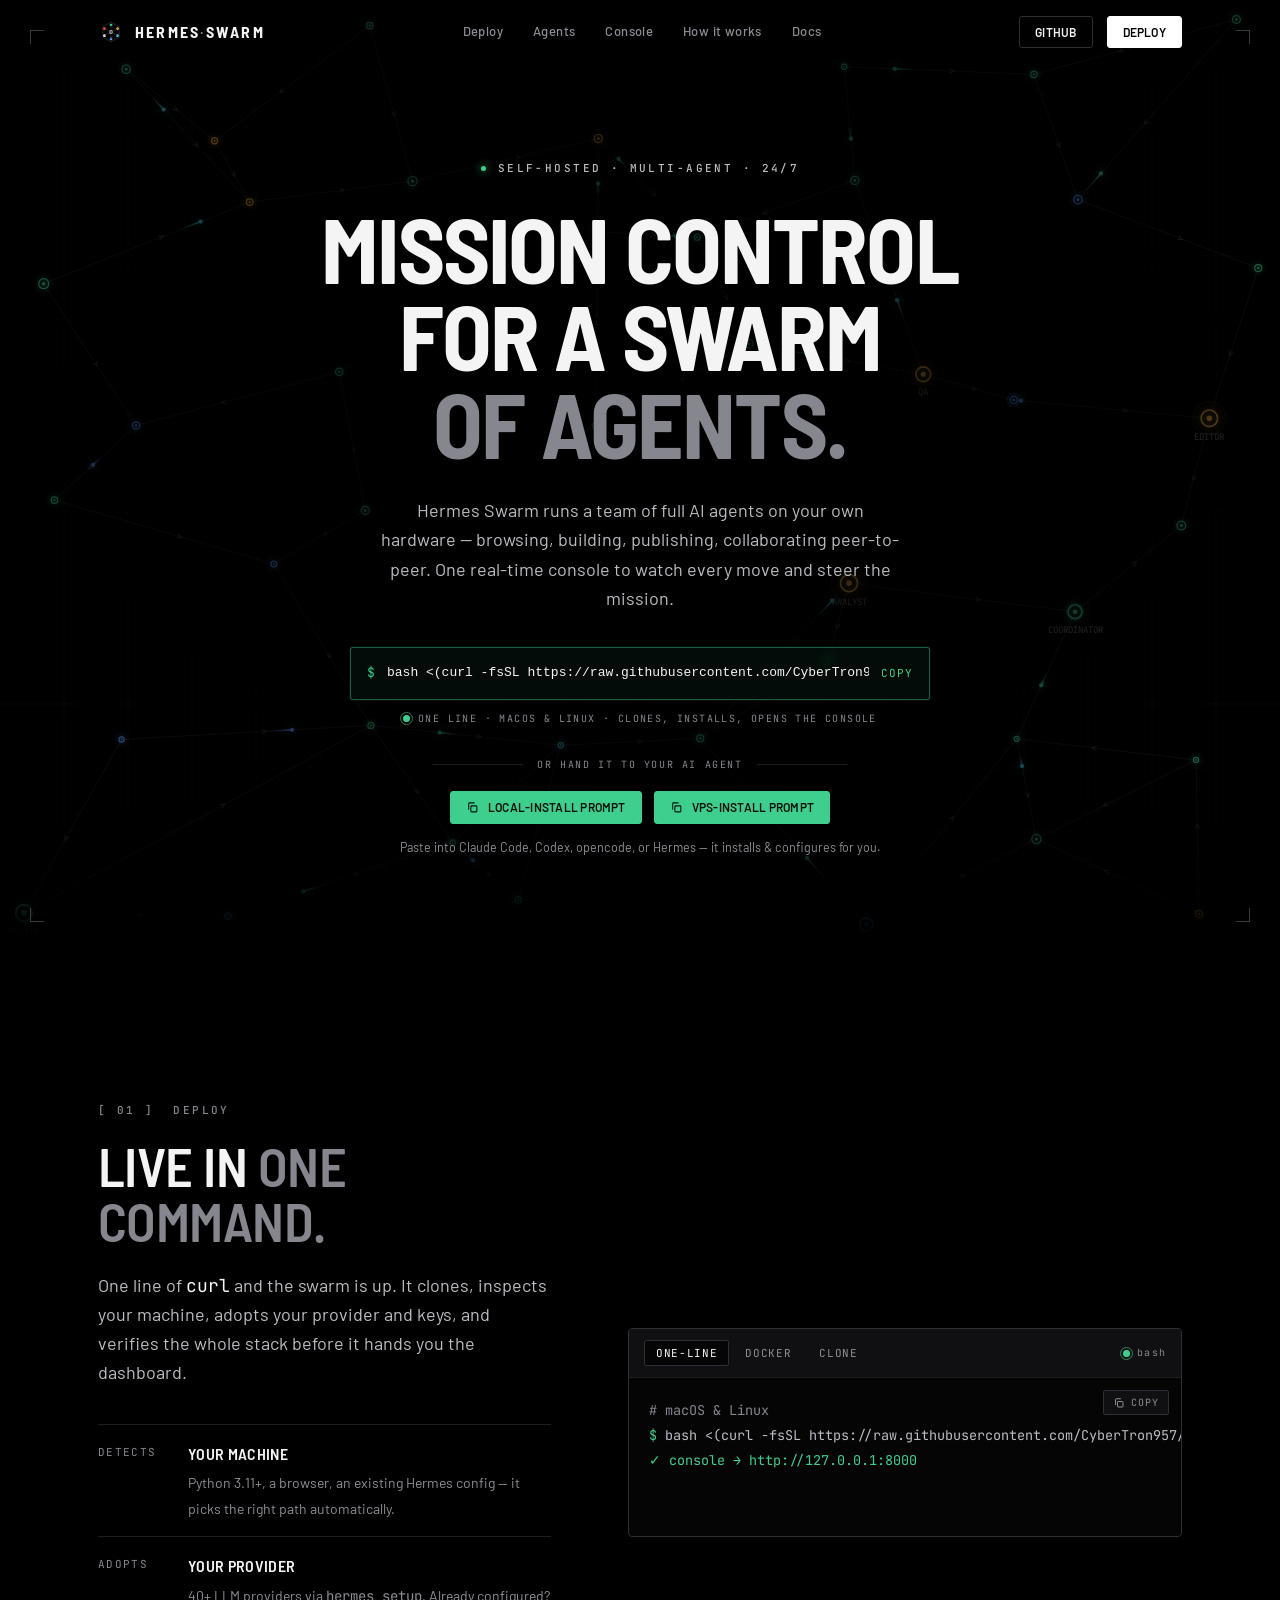
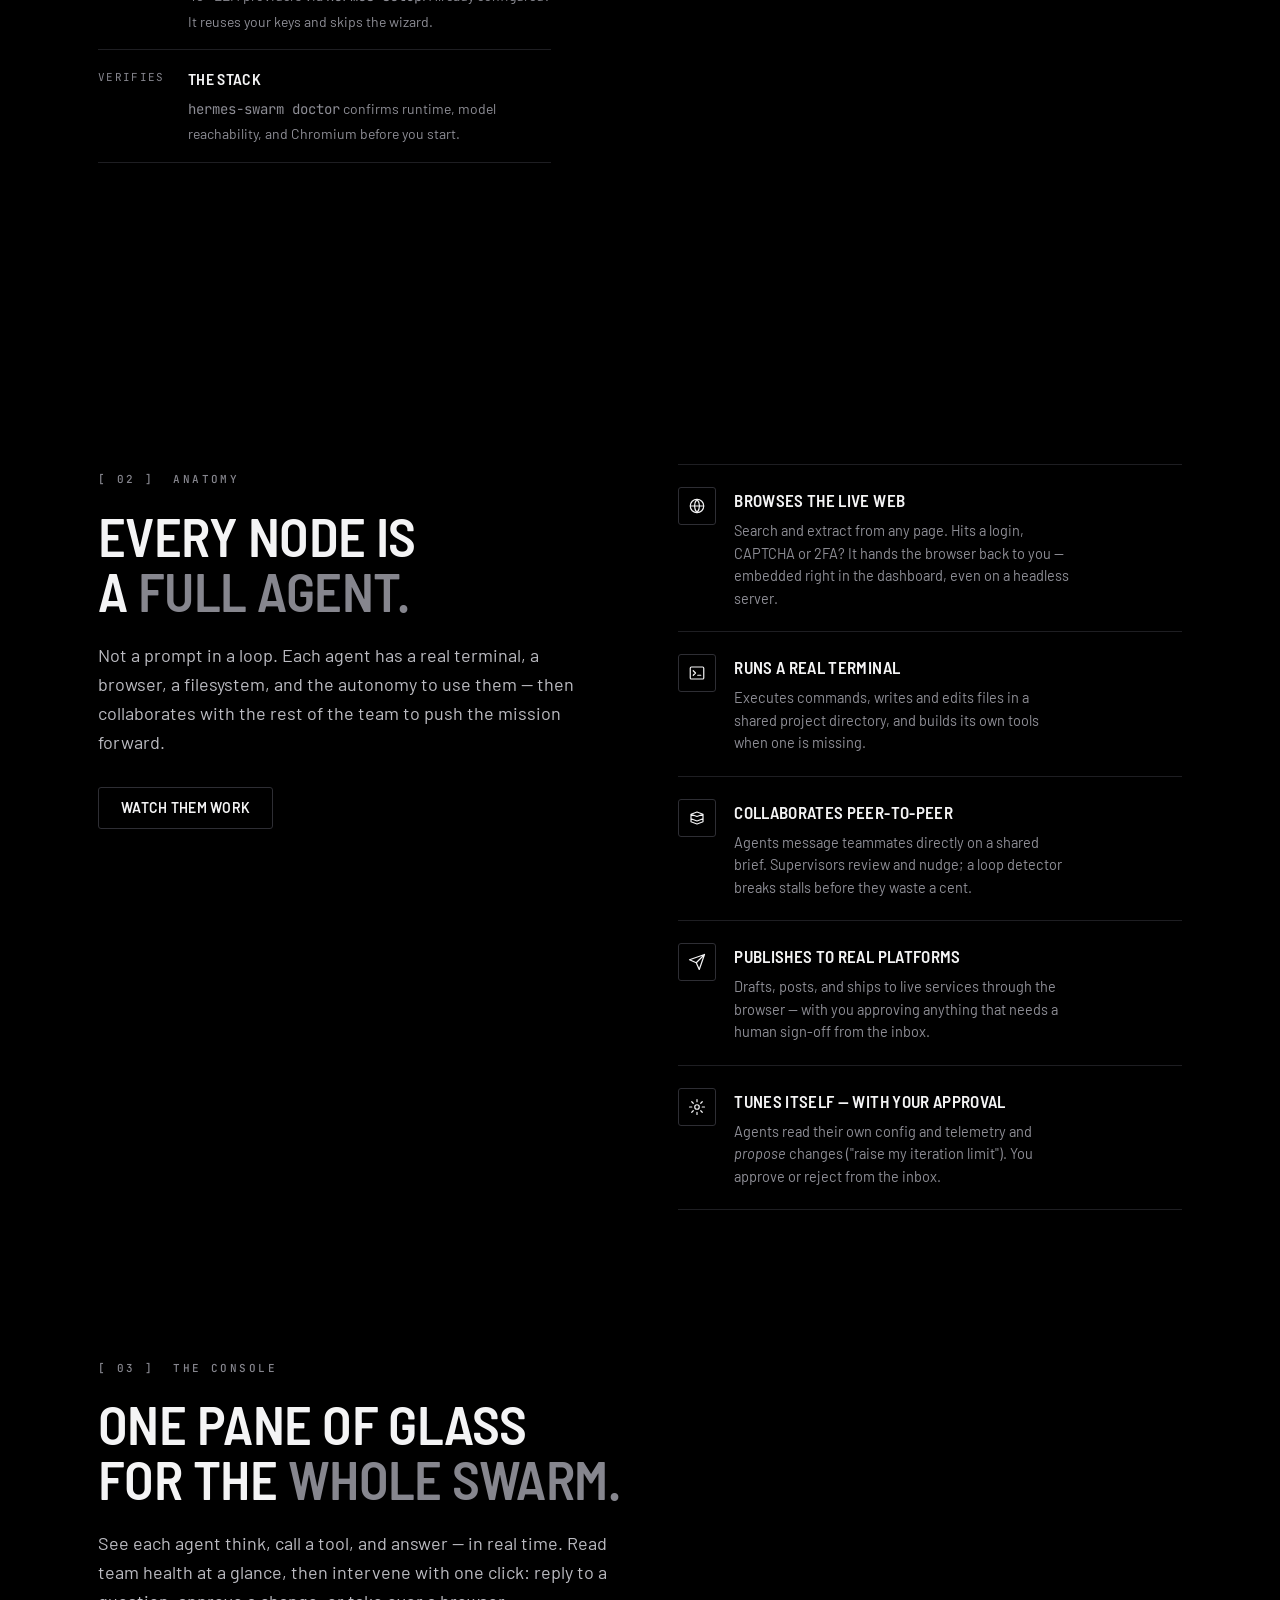
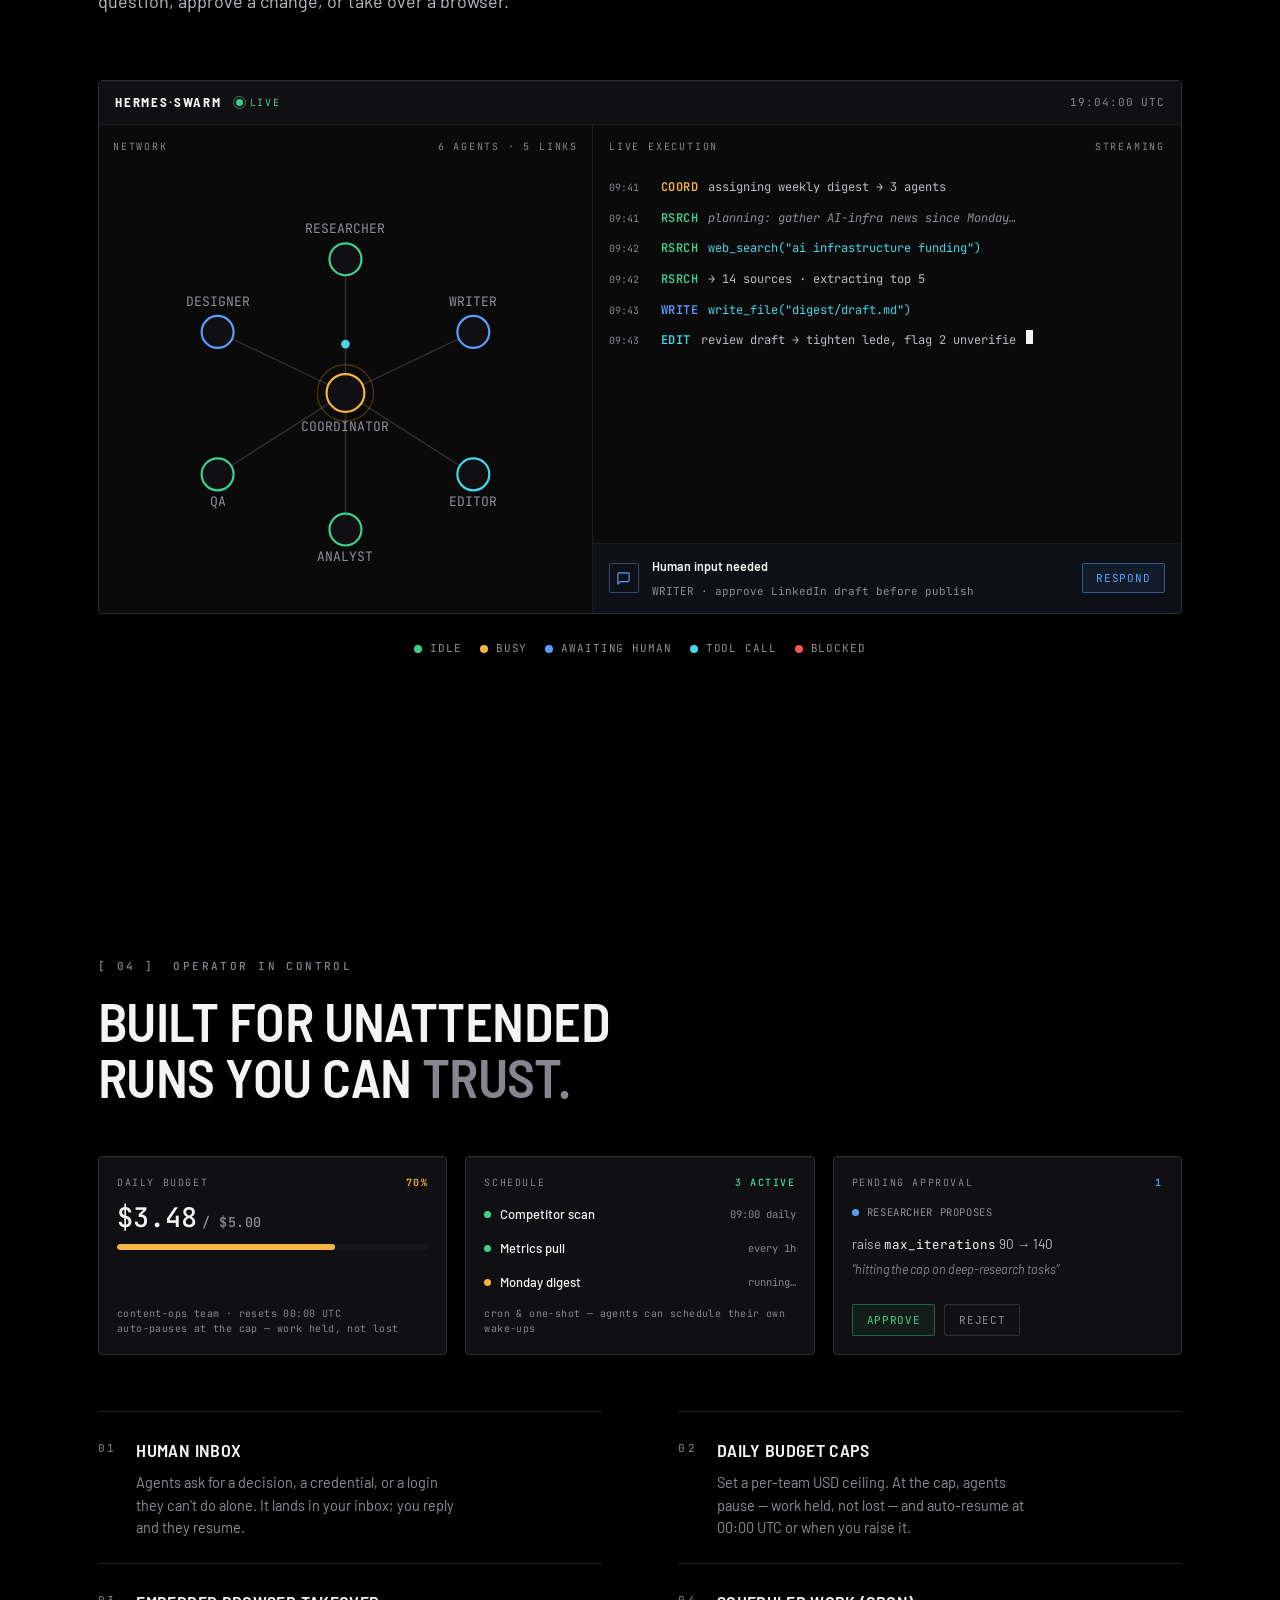
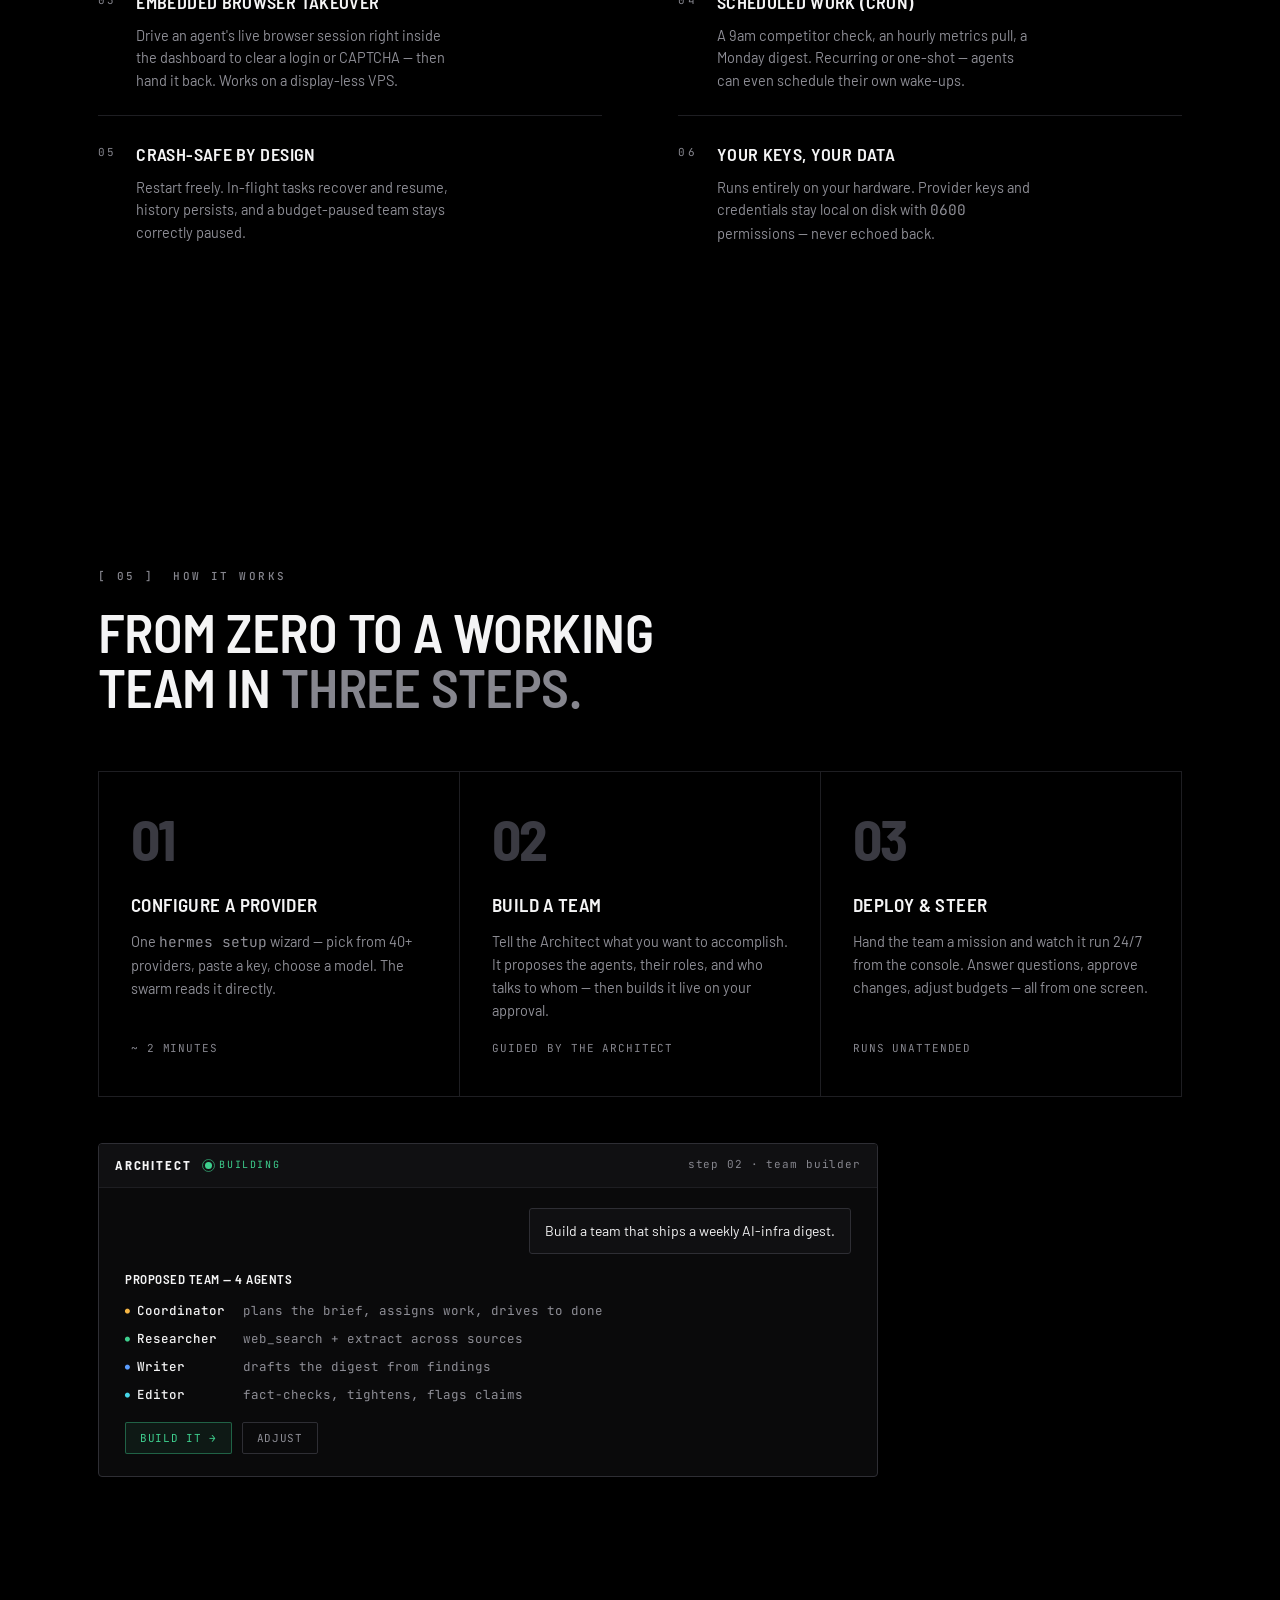
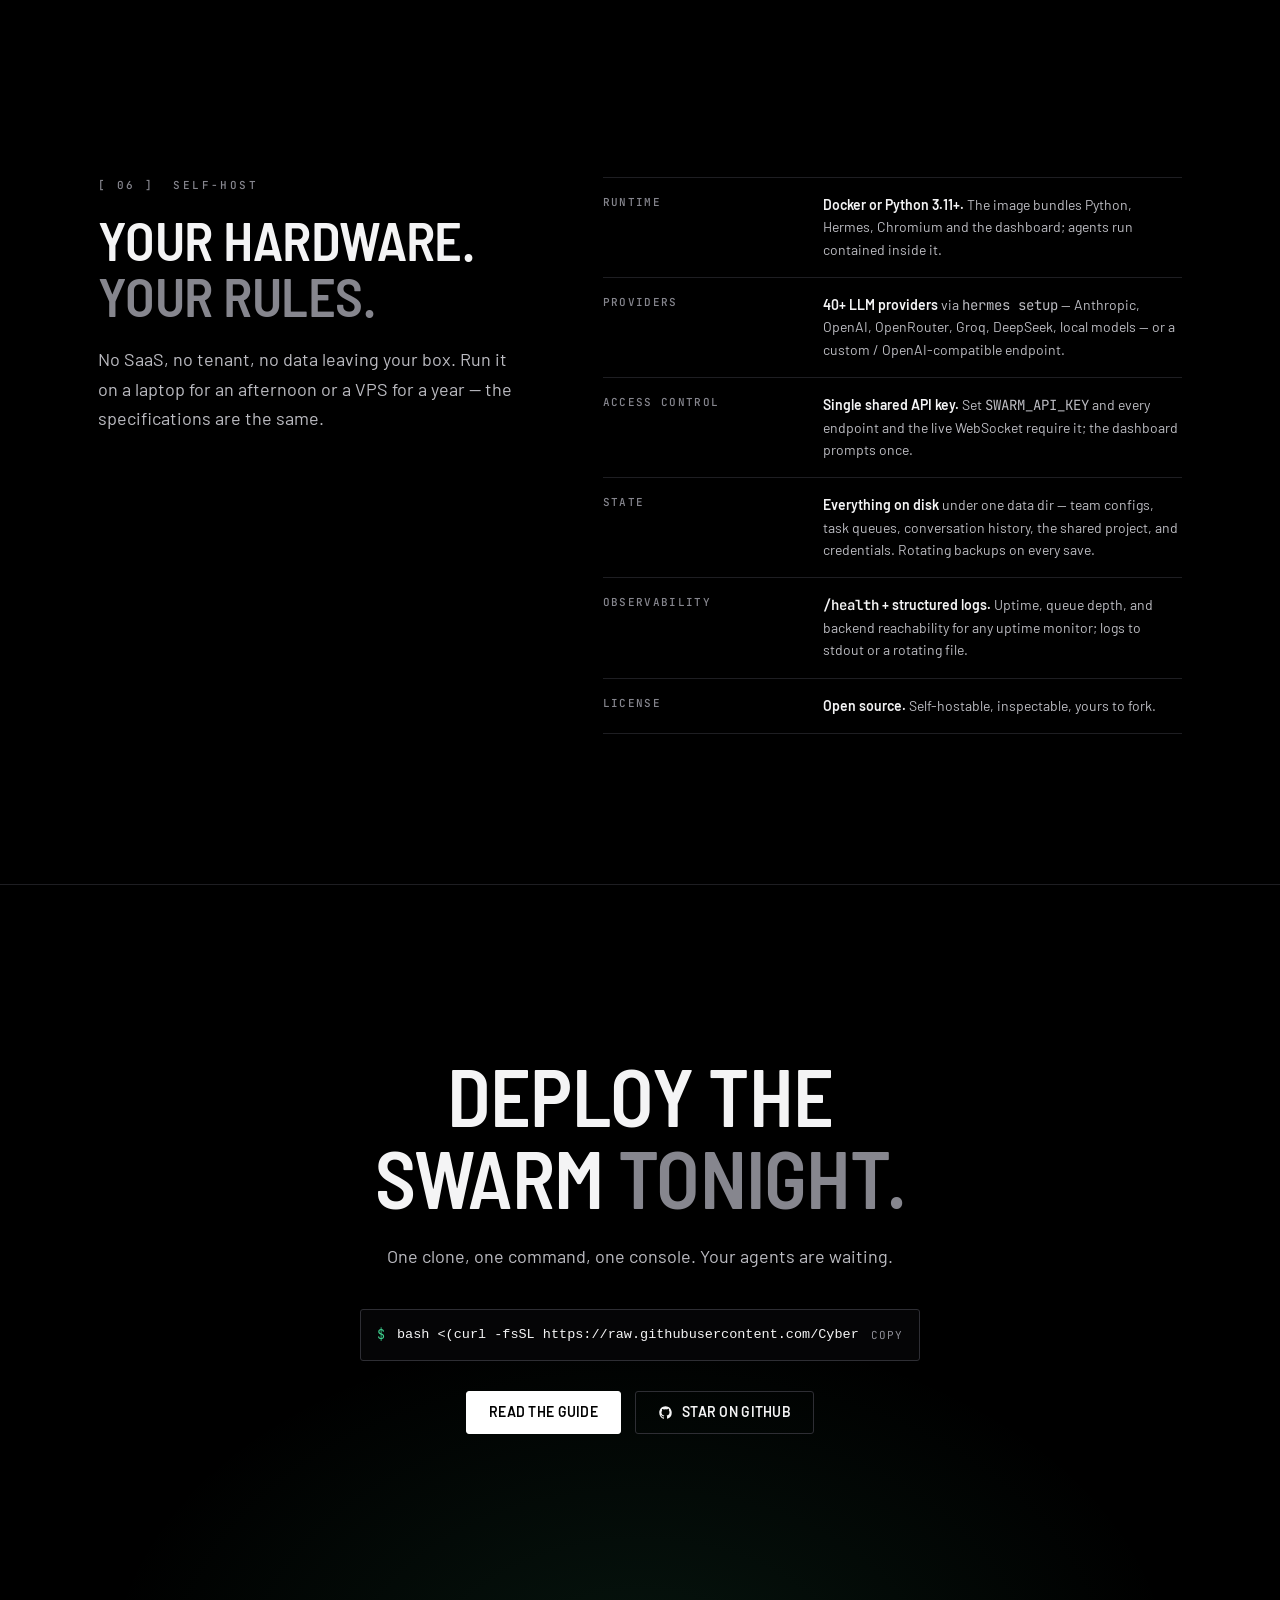
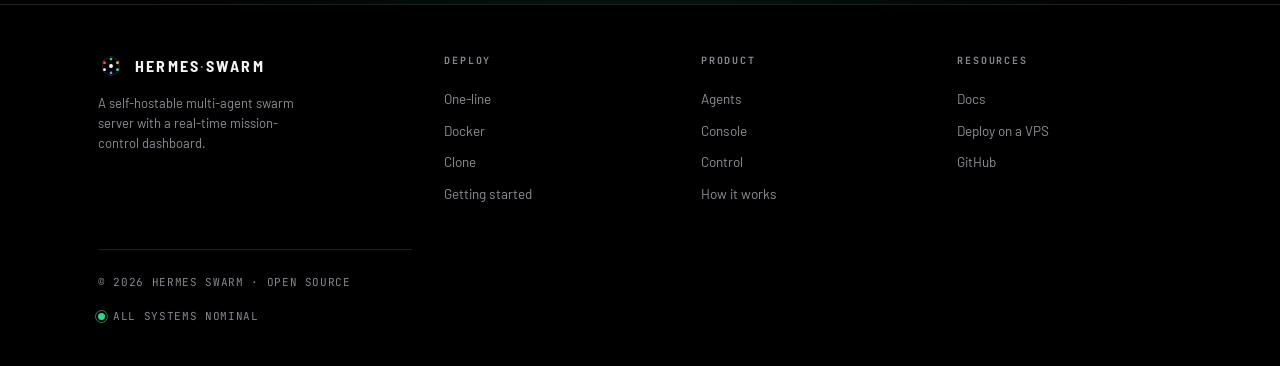
<file: landing/index.html>
<!DOCTYPE html>
<html lang="en" class="no-js">
<head>
<meta charset="UTF-8">
<meta name="viewport" content="width=device-width, initial-scale=1.0">
<title>Hermes Swarm — Mission control for a swarm of agents</title>
<meta name="description" content="A self-hostable team of full AI agents that collaborate 24/7 on your own hardware — browsing, building, publishing — and one real-time console to command them.">

<!-- Favicons -->
<link rel="icon" href="favicon.svg" type="image/svg+xml">
<link rel="icon" href="favicon-32.png" sizes="32x32" type="image/png">
<link rel="apple-touch-icon" href="apple-touch-icon.png">
<meta name="theme-color" content="#000000">

<!-- Open Graph / social share cards (absolute urls required by social scrapers). -->
<meta property="og:type" content="website">
<meta property="og:site_name" content="Hermes Swarm">
<meta property="og:title" content="Hermes Swarm — Mission control for a swarm of agents">
<meta property="og:description" content="A self-hostable team of full AI agents that browse, build & publish 24/7 on your own hardware — one real-time console to command them.">
<meta property="og:image" content="https://missioncontrol.lunalabs-ai.com/og-image.png">
<meta property="og:image:width" content="1200">
<meta property="og:image:height" content="630">
<meta property="og:image:alt" content="Hermes Swarm — mission control for a swarm of agents">
<meta property="og:url" content="https://missioncontrol.lunalabs-ai.com/">
<meta name="twitter:card" content="summary_large_image">
<meta name="twitter:title" content="Hermes Swarm — Mission control for a swarm of agents">
<meta name="twitter:description" content="A self-hostable team of full AI agents that browse, build & publish 24/7 on your own hardware — one real-time console to command them.">
<meta name="twitter:image" content="https://missioncontrol.lunalabs-ai.com/og-image.png">

<link rel="preconnect" href="https://fonts.googleapis.com">
<link rel="preconnect" href="https://fonts.gstatic.com" crossorigin>
<link href="https://fonts.googleapis.com/css2?family=Barlow:wght@400;500;600;700&family=Barlow+Semi+Condensed:wght@500;600;700&family=JetBrains+Mono:wght@400;500;600&display=swap" rel="stylesheet">
<style>
/* ============================================================
   HERMES SWARM — landing page
   Monochrome mission-control system, inherited from the dashboard.
   Pure black canvas, hairline borders, white accent; the only chroma
   is the live status palette (idle/busy/human/tool/danger).
   ============================================================ */
:root{
  --bg:#000000; --bg-raised:#0A0A0B; --bg-card:#101012; --bg-input:#050506; --bg-hover:#18181B;
  --border:#1E1E22; --border-strong:#2E2E34; --border-bright:#3A3A42;
  --text:#F4F4F5; --text-secondary:#BCBCC2; --text-muted:#8E8E96; --text-dim:#86868E;
  --accent:#FFFFFF; --accent-ink:#000000; --accent-soft:rgba(255,255,255,0.06);
  --idle:#3ECF8E; --busy:#F5B544; --human:#5B9DFF; --danger:#F2555A; --tool:#45D6E8;
  --r-sm:2px; --r-md:3px; --r-lg:4px;
  --mono:'JetBrains Mono','SF Mono',Monaco,Consolas,monospace;
  --sans:'Barlow',-apple-system,BlinkMacSystemFont,'Segoe UI',sans-serif;
  --disp:'Barlow Semi Condensed','Barlow',sans-serif;
  --z-nav:100; --z-scrim:1; --z-content:2;
  --ease:cubic-bezier(0.16,1,0.3,1);
  --maxw:1180px;
}
*,*::before,*::after{box-sizing:border-box;margin:0;padding:0}
/* Custom scrollbar styling to match the dark dashboard theme */
::-webkit-scrollbar{width:8px;height:8px}
::-webkit-scrollbar-track{background:transparent}
::-webkit-scrollbar-thumb{background:var(--border-strong);border:2px solid transparent;background-clip:padding-box}
::-webkit-scrollbar-thumb:hover{background:#4A4A52;background-clip:padding-box}
*{scrollbar-width:thin;scrollbar-color:var(--border-strong) transparent}
html{scroll-behavior:smooth;-webkit-text-size-adjust:100%}
@media (prefers-reduced-motion:reduce){html{scroll-behavior:auto}}
body{
  background:var(--bg);color:var(--text);font-family:var(--sans);
  font-size:16px;line-height:1.6;font-weight:400;
  -webkit-font-smoothing:antialiased;text-rendering:optimizeLegibility;
  overflow-x:hidden;
}
a{color:inherit;text-decoration:none}
::selection{background:var(--accent);color:var(--accent-ink)}
:focus-visible{outline:2px solid var(--accent);outline-offset:3px;border-radius:var(--r-sm)}
img,svg,canvas{display:block;max-width:100%}

/* ---- shared atoms ---------------------------------------- */
.wrap{width:100%;max-width:var(--maxw);margin-inline:auto;padding-inline:clamp(20px,5vw,48px)}
.mono{font-family:var(--mono)}
.label{
  font-family:var(--mono);font-size:11px;font-weight:500;letter-spacing:0.22em;
  text-transform:uppercase;color:var(--text-dim);
}
.rule{height:1px;background:var(--border);border:0;width:100%}
.dim{color:var(--text-muted)}

.btn{
  display:inline-flex;align-items:center;gap:9px;cursor:pointer;
  font-family:var(--sans);font-size:14px;font-weight:600;letter-spacing:0.02em;
  padding:13px 22px;border-radius:var(--r-md);border:1px solid transparent;
  transition:transform .4s var(--ease),background .25s,border-color .25s,color .25s;
  text-transform:uppercase;line-height:1;white-space:nowrap;
}
.btn svg{width:15px;height:15px}
.btn-primary{background:var(--accent);color:var(--accent-ink);border-color:var(--accent)}
.btn-primary:hover{transform:translateY(-2px);background:#fff}
.btn-ghost{background:transparent;color:var(--text);border-color:var(--border-strong)}
.btn-ghost:hover{border-color:var(--border-bright);background:var(--accent-soft);transform:translateY(-2px)}
.btn-sm{padding:9px 15px;font-size:12px}

.livedot{display:inline-block;width:7px;height:7px;border-radius:50%;background:var(--idle);position:relative;flex:none}
.livedot::after{content:"";position:absolute;inset:-3px;border-radius:50%;border:1px solid var(--idle);opacity:.6;animation:ping 2.4s var(--ease) infinite}
@keyframes ping{0%{transform:scale(.6);opacity:.7}80%,100%{transform:scale(2.2);opacity:0}}

/* =========================================================
   NAV
   ========================================================= */
.nav{
  position:fixed;top:0;left:0;right:0;z-index:var(--z-nav);
  height:64px;display:flex;align-items:center;
  border-bottom:1px solid transparent;transition:background .3s,border-color .3s,backdrop-filter .3s;
}
.nav.scrolled{background:rgba(0,0,0,0.72);backdrop-filter:blur(14px) saturate(140%);border-bottom-color:var(--border)}
.nav .wrap{display:flex;align-items:center;justify-content:space-between;gap:24px}
.brand{display:flex;align-items:center;gap:11px;flex:none}
.brand .mark{width:26px;height:26px;flex:none}
.brand .wordmark{font-family:var(--disp);font-weight:700;font-size:16px;letter-spacing:0.14em;text-transform:uppercase}
.brand .wordmark span{color:var(--text-dim);font-weight:500}
.nav-links{display:flex;align-items:center;gap:30px}
.nav-links a{font-size:13px;font-weight:500;color:var(--text-muted);letter-spacing:0.03em;transition:color .2s;position:relative}
.nav-links a:hover{color:var(--text)}
.nav-cta{display:flex;align-items:center;gap:14px}
@media (max-width:860px){.nav-links{display:none}.nav-cta .btn-ghost{display:none}}

/* =========================================================
   HERO
   ========================================================= */
.hero{position:relative;min-height:100svh;display:flex;flex-direction:column;justify-content:center;overflow:hidden;padding-top:64px}
#swarm{position:absolute;inset:0;width:100%;height:100%;z-index:0}
.hero-scrim{position:absolute;inset:0;z-index:var(--z-scrim);pointer-events:none;
  background:
    radial-gradient(115% 85% at 50% 46%,rgba(0,0,0,.88) 0%,rgba(0,0,0,.7) 38%,rgba(0,0,0,.32) 62%,transparent 82%),
    linear-gradient(0deg,var(--bg) 1%,transparent 26%,transparent 74%,rgba(0,0,0,.65) 100%);
}
@media (max-width:760px){
  .hero-scrim{background:linear-gradient(0deg,var(--bg) 4%,rgba(0,0,0,.55) 42%,rgba(0,0,0,.72) 100%)}
  #swarm{opacity:.42}
}
/* HUD registration marks */
.hud{position:absolute;inset:clamp(16px,3vw,30px);z-index:var(--z-scrim);pointer-events:none;color:var(--border-bright)}
.hud i{position:absolute;width:14px;height:14px;border:0 solid currentColor}
.hud i.tl{top:0;left:0;border-top-width:1px;border-left-width:1px}
.hud i.tr{top:0;right:0;border-top-width:1px;border-right-width:1px}
.hud i.bl{bottom:0;left:0;border-bottom-width:1px;border-left-width:1px}
.hud i.br{bottom:0;right:0;border-bottom-width:1px;border-right-width:1px}

.hero-inner{position:relative;z-index:var(--z-content);flex:1;display:flex;flex-direction:column;
  align-items:center;justify-content:center;text-align:center;padding-block:96px}
.hero-kicker{display:flex;align-items:center;justify-content:center;gap:12px;margin-bottom:26px}
.hero-kicker .label{color:var(--text-secondary)}
.hero-kicker .sep{width:5px;height:5px;background:var(--idle);border-radius:50%;box-shadow:0 0 8px var(--idle)}
h1.hero-title{
  font-family:var(--disp);font-weight:700;text-transform:uppercase;
  font-size:clamp(2.6rem,7.2vw,5.7rem);line-height:0.96;letter-spacing:-0.02em;
  text-wrap:balance;max-width:18ch;margin-inline:auto;
}
h1.hero-title .ln{display:block;overflow:hidden}
h1.hero-title em{font-style:normal;color:var(--text-dim)}
.hero-sub{margin:30px auto 0;max-width:52ch;font-size:clamp(15px,1.7vw,18px);color:var(--text-secondary);line-height:1.62}
.hero-actions{margin-top:34px;display:flex;flex-wrap:wrap;justify-content:center;gap:14px}

/* =========================================================
   GENERIC SECTION
   ========================================================= */
section{position:relative}
.sec{padding-block:clamp(80px,12vw,150px)}
.sec-head{max-width:62ch}
.sec-head .label{display:block;margin-bottom:18px}
h2{font-family:var(--disp);font-weight:600;text-transform:uppercase;letter-spacing:-0.01em;
  font-size:clamp(1.9rem,4.4vw,3.4rem);line-height:1.02;text-wrap:balance}
h2 em{font-style:normal;color:var(--text-dim)}
.sec-lead{margin-top:22px;font-size:clamp(15px,1.5vw,18px);color:var(--text-secondary);max-width:54ch;line-height:1.62}

/* index marker e.g. "[ 02 ]" */
.ix{font-family:var(--mono);font-size:11px;letter-spacing:0.2em;color:var(--text-dim)}

/* =========================================================
   INSTALL — one command
   ========================================================= */
.install .wrap{display:grid;grid-template-columns:0.9fr 1.1fr;gap:clamp(34px,6vw,80px);align-items:center}
@media (max-width:880px){.install .wrap{grid-template-columns:1fr;gap:40px}}
.term{border:1px solid var(--border-strong);border-radius:var(--r-lg);background:var(--bg-input);overflow:hidden;box-shadow:0 40px 90px -50px rgba(0,0,0,0.9)}
.term-bar{display:flex;align-items:center;gap:14px;padding:11px 15px;border-bottom:1px solid var(--border);background:var(--bg-card)}
.term-tabs{display:flex;gap:4px}
.term-tab{font-family:var(--mono);font-size:11px;letter-spacing:0.06em;color:var(--text-muted);padding:5px 11px;border-radius:var(--r-sm);cursor:pointer;background:transparent;border:1px solid transparent;transition:all .2s;text-transform:uppercase}
.term-tab[aria-selected="true"]{color:var(--text);background:var(--bg-input);border-color:var(--border-strong)}
.term-tab:hover{color:var(--text)}
.term-dot{margin-left:auto;font-family:var(--mono);font-size:10px;color:var(--text-dim);letter-spacing:0.12em;display:flex;align-items:center;gap:7px}
.term-body{padding:20px 20px 22px;font-family:var(--mono);font-size:13.5px;line-height:1.85;min-height:158px;position:relative;overflow-x:auto}
.term-body .ln{white-space:pre;color:var(--text-secondary)}
.term-body .pr{color:var(--idle);user-select:none}
.term-body .cm{color:var(--text-dim)}
.term-body .out{color:var(--text-muted)}
.term-body .ok{color:var(--idle)}
.copy-btn{position:absolute;top:12px;right:12px;font-family:var(--mono);font-size:10px;letter-spacing:0.1em;color:var(--text-muted);background:var(--bg-card);border:1px solid var(--border-strong);border-radius:var(--r-sm);padding:5px 9px;cursor:pointer;text-transform:uppercase;transition:all .2s;display:flex;align-items:center;gap:6px}
.copy-btn:hover{color:var(--text);border-color:var(--border-bright)}
.install-list{list-style:none;display:flex;flex-direction:column}
.install-list li{display:flex;gap:16px;padding:16px 0;border-top:1px solid var(--border)}
.install-list li:last-child{border-bottom:1px solid var(--border)}
.install-list .k{font-family:var(--mono);font-size:11px;color:var(--text-dim);letter-spacing:0.12em;padding-top:3px;flex:none;width:74px}
.install-list .v b{display:block;font-family:var(--disp);font-weight:600;font-size:16px;text-transform:uppercase;letter-spacing:0.02em;margin-bottom:3px}
.install-list .v span{color:var(--text-muted);font-size:14px}

/* =========================================================
   AGENT ANATOMY
   ========================================================= */
.anatomy .wrap{display:grid;grid-template-columns:1fr 1fr;gap:clamp(36px,6vw,90px)}
.anatomy-aside{align-self:start;position:sticky;top:96px}
@media (max-width:880px){.anatomy .wrap{grid-template-columns:1fr;gap:44px}
  .anatomy-aside{position:static;top:auto}}
.spec-list{display:flex;flex-direction:column}
.spec{display:grid;grid-template-columns:auto 1fr;gap:18px;padding:22px 0;border-top:1px solid var(--border);align-items:start}
.spec:last-child{border-bottom:1px solid var(--border)}
.spec-ico{width:38px;height:38px;border:1px solid var(--border-strong);border-radius:var(--r-md);display:grid;place-items:center;color:var(--text);flex:none}
.spec-ico svg{width:18px;height:18px}
.spec h3{font-family:var(--disp);font-weight:600;font-size:17px;text-transform:uppercase;letter-spacing:0.02em;margin-bottom:5px}
.spec p{font-size:14.5px;color:var(--text-muted);line-height:1.55;max-width:42ch}


/* =========================================================
   CONSOLE SHOWCASE
   ========================================================= */
.console-frame{margin-top:clamp(40px,6vw,64px);border:1px solid var(--border-strong);border-radius:var(--r-lg);
  background:var(--bg-raised);overflow:hidden;box-shadow:0 60px 120px -60px rgba(0,0,0,0.95)}
.cf-top{display:flex;align-items:center;gap:14px;padding:11px 16px;border-bottom:1px solid var(--border);background:var(--bg-card)}
.cf-top .brand{gap:9px}.cf-top .wordmark{font-size:13px}
.cf-top .cf-clock{margin-left:auto;font-family:var(--mono);font-size:11px;color:var(--text-dim);letter-spacing:0.08em;font-variant-numeric:tabular-nums}
.cf-top .cf-live{font-family:var(--mono);font-size:10px;letter-spacing:0.16em;color:var(--idle);text-transform:uppercase;display:flex;align-items:center;gap:7px}
.cf-grid{display:grid;grid-template-columns:1.05fr 1.25fr;min-height:380px}
@media (max-width:820px){.cf-grid{grid-template-columns:1fr}}
.cf-net{position:relative;border-right:1px solid var(--border);padding:14px;min-height:300px}
@media (max-width:820px){.cf-net{border-right:0;border-bottom:1px solid var(--border)}}
.cf-panel-label{font-family:var(--mono);font-size:10px;letter-spacing:0.18em;text-transform:uppercase;color:var(--text-dim);margin-bottom:8px;display:flex;align-items:center;justify-content:space-between}
.cf-net svg{width:100%;height:100%;min-height:300px}
.cf-feed{display:flex;flex-direction:column}
.cf-feed-body{flex:1;padding:14px 16px;font-family:var(--mono);font-size:12px;line-height:1.8;overflow:hidden;display:flex;flex-direction:column;gap:9px}
.fl{display:flex;gap:10px;align-items:baseline}
.fl .who{flex:none;font-weight:600;letter-spacing:0.04em}
.fl .t{color:var(--text-dim);font-size:10px;flex:none;width:42px}
.fl .msg{color:var(--text-secondary)}
.fl.tool .msg{color:var(--tool)}
.fl.think .msg{color:var(--text-muted);font-style:italic}
.who.coord{color:var(--busy)}.who.res{color:var(--idle)}.who.write{color:var(--human)}.who.edit{color:var(--tool)}
.cursor{display:inline-block;width:7px;height:14px;background:var(--text);vertical-align:text-bottom;animation:blink 1.1s step-end infinite}
@keyframes blink{50%{opacity:0}}
.cf-inbox{border-top:1px solid var(--border);padding:12px 16px;display:flex;align-items:center;gap:13px;background:rgba(91,157,255,0.05)}
.cf-inbox .ib-ico{width:30px;height:30px;border-radius:var(--r-sm);border:1px solid rgba(91,157,255,0.4);color:var(--human);display:grid;place-items:center;flex:none}
.cf-inbox .ib-ico svg{width:15px;height:15px}
.cf-inbox .ib-txt{flex:1;min-width:0}
.cf-inbox .ib-txt b{font-size:12.5px;font-weight:600;display:block}
.cf-inbox .ib-txt span{font-size:11px;color:var(--text-muted);font-family:var(--mono)}
.cf-inbox .ib-btn{font-family:var(--mono);font-size:11px;text-transform:uppercase;letter-spacing:0.08em;color:var(--human);border:1px solid rgba(91,157,255,0.45);background:rgba(91,157,255,0.08);border-radius:var(--r-sm);padding:7px 13px;cursor:pointer;flex:none;transition:all .2s}
.cf-inbox .ib-btn:hover{background:rgba(91,157,255,0.16)}

.legend{display:flex;flex-wrap:wrap;gap:18px;margin-top:26px;justify-content:center}
.legend span{display:flex;align-items:center;gap:8px;font-family:var(--mono);font-size:11px;letter-spacing:0.08em;text-transform:uppercase;color:var(--text-muted)}
.legend i{width:8px;height:8px;border-radius:50%;flex:none}

/* =========================================================
   FEATURE LEDGER
   ========================================================= */
.ledger{display:grid;grid-template-columns:1fr 1fr;gap:0 clamp(40px,6vw,80px);margin-top:clamp(34px,5vw,56px)}
@media (max-width:760px){.ledger{grid-template-columns:1fr}}
.lrow{display:grid;grid-template-columns:auto 1fr;gap:20px;padding:24px 0;border-top:1px solid var(--border);align-items:start}
.lrow .ix{padding-top:4px}
.lrow h3{font-family:var(--disp);font-weight:600;font-size:18px;text-transform:uppercase;letter-spacing:0.02em;margin-bottom:7px}
.lrow p{font-size:14.5px;color:var(--text-muted);line-height:1.55;max-width:40ch}

/* =========================================================
   HOW IT WORKS — 3-step sequence
   ========================================================= */
.flow{display:grid;grid-template-columns:repeat(3,1fr);gap:1px;background:var(--border);margin-top:clamp(34px,5vw,56px);border:1px solid var(--border)}
@media (max-width:760px){.flow{grid-template-columns:1fr}}
.step{background:var(--bg);padding:clamp(26px,3vw,40px) clamp(22px,2.5vw,34px);min-height:230px;display:flex;flex-direction:column}
.step .num{font-family:var(--disp);font-weight:700;font-size:clamp(2.4rem,5vw,3.6rem);line-height:1;color:var(--border-bright);letter-spacing:-0.03em;transition:color .5s}
.step:hover .num{color:var(--text)}
.step h3{font-family:var(--disp);font-weight:600;font-size:19px;text-transform:uppercase;letter-spacing:0.02em;margin:22px 0 10px}
.step p{font-size:14.5px;color:var(--text-muted);line-height:1.58}
.step .tag{margin-top:auto;padding-top:18px;font-family:var(--mono);font-size:11px;color:var(--text-dim);letter-spacing:0.08em}

/* =========================================================
   SPEC SHEET — self host / trust
   ========================================================= */
.trust .wrap{display:grid;grid-template-columns:0.85fr 1.15fr;gap:clamp(34px,6vw,80px);align-items:start}
@media (max-width:880px){.trust .wrap{grid-template-columns:1fr;gap:40px}}
.spectable{width:100%;border-collapse:collapse;font-size:14px}
.spectable tr{border-top:1px solid var(--border)}
.spectable tr:last-child{border-bottom:1px solid var(--border)}
.spectable th{text-align:left;font-family:var(--mono);font-weight:500;font-size:11px;letter-spacing:0.12em;text-transform:uppercase;color:var(--text-dim);padding:16px 24px 16px 0;vertical-align:top;width:38%;white-space:nowrap}
.spectable td{padding:16px 0;color:var(--text-secondary);vertical-align:top}
.spectable td b{color:var(--text);font-weight:600}

/* =========================================================
   FINAL CTA
   ========================================================= */
.cta{position:relative;overflow:hidden;border-top:1px solid var(--border)}
.cta .wrap{padding-block:clamp(90px,14vw,170px);text-align:center;position:relative;z-index:2}
.cta h2{font-size:clamp(2.4rem,7vw,5rem);max-width:18ch;margin-inline:auto}
.cta .sec-lead{margin-inline:auto;margin-top:24px}
.cta-cmd{margin:38px auto 30px;max-width:560px;display:flex;align-items:center;gap:12px;border:1px solid var(--border-strong);border-radius:var(--r-md);background:var(--bg-input);padding:14px 16px;font-family:var(--mono);font-size:13.5px;text-align:left}
.cta-cmd .pr{color:var(--idle);user-select:none}
.cta-cmd code{flex:1;color:var(--text);white-space:nowrap;overflow-x:auto;scrollbar-width:none}
.cta-cmd code::-webkit-scrollbar{display:none}
.cta-cmd .copy-inline{cursor:pointer;color:var(--text-muted);background:none;border:0;font-family:var(--mono);font-size:11px;letter-spacing:0.08em;text-transform:uppercase;flex:none;transition:color .2s}
.cta-cmd .copy-inline:hover{color:var(--text)}
.cta-actions{display:flex;gap:14px;justify-content:center;flex-wrap:wrap}
.cta-glow{position:absolute;inset:0;z-index:1;pointer-events:none;
  background:radial-gradient(60% 70% at 50% 110%,rgba(62,207,142,0.10),transparent 70%)}

/* =========================================================
   FOOTER
   ========================================================= */
footer{border-top:1px solid var(--border);padding-block:48px 40px}
footer .wrap{display:grid;grid-template-columns:1.4fr 1fr 1fr 1fr;gap:32px}
@media (max-width:760px){footer .wrap{grid-template-columns:1fr 1fr}}
.foot-brand{display:flex;flex-direction:column;gap:14px}
.foot-brand p{font-size:13px;color:var(--text-muted);max-width:30ch;line-height:1.55}
.foot-col h4{font-family:var(--mono);font-size:10px;letter-spacing:0.18em;text-transform:uppercase;color:var(--text-dim);margin-bottom:14px}
.foot-col a{display:block;font-size:13.5px;color:var(--text-muted);padding:5px 0;transition:color .2s}
.foot-col a:hover{color:var(--text)}
.foot-bottom{border-top:1px solid var(--border);margin-top:40px;padding-top:24px;display:flex;justify-content:space-between;gap:16px;flex-wrap:wrap;
  font-family:var(--mono);font-size:11px;color:var(--text-dim);letter-spacing:0.06em}

/* =========================================================
   MOTION — reveals. Visible by default; only the .js-anim
   root (added by JS) opts elements into the animated entrance,
   so no-JS / headless renders ship fully visible.
   ========================================================= */
.js-anim .reveal{opacity:0;transform:translateY(22px);transition:opacity .8s var(--ease),transform .8s var(--ease)}
.js-anim .reveal.in{opacity:1;transform:none}
.js-anim .reveal[data-d="1"]{transition-delay:.08s}
.js-anim .reveal[data-d="2"]{transition-delay:.16s}
.js-anim .reveal[data-d="3"]{transition-delay:.24s}
.js-anim .reveal[data-d="4"]{transition-delay:.32s}
.js-anim .hero-line{transform:translateY(105%);transition:transform 1s var(--ease)}
.js-anim .hero-line.in{transform:none}
@media (prefers-reduced-motion:reduce){
  .js-anim .reveal,.js-anim .hero-line{opacity:1!important;transform:none!important;transition:none!important}
  .livedot::after{animation:none}.cursor{animation:none}
}

/* =========================================================
   HERO COMMAND + PRODUCT MOCKS (control deck, architect)
   ========================================================= */
.hero-cmd{margin:34px auto 0;max-width:min(580px,100%);display:flex;align-items:center;gap:12px;
  border:1px solid rgba(62,207,142,0.42);border-radius:var(--r-md);background:rgba(62,207,142,0.06);
  backdrop-filter:blur(6px);padding:15px 16px;font-family:var(--mono);font-size:13px;
  box-shadow:0 0 0 1px rgba(62,207,142,0.08),0 30px 70px -44px rgba(62,207,142,0.5)}
.hero-cmd .pr{color:var(--idle);user-select:none}
.hero-cmd code{flex:1;color:var(--text);white-space:nowrap;overflow-x:auto;scrollbar-width:none;text-align:left}
.hero-cmd code::-webkit-scrollbar{display:none}
.hero-cmd .cmd-os{font-family:var(--mono);font-size:10px;letter-spacing:0.14em;color:var(--text-dim);
  text-transform:uppercase;margin-top:11px;display:flex;align-items:center;gap:8px}
.copy-inline{cursor:pointer;color:var(--idle);background:none;border:0;font-family:var(--mono);
  font-size:11px;letter-spacing:0.08em;text-transform:uppercase;flex:none;transition:color .2s}
.copy-inline:hover{color:#6fe6b3}

/* hero — "hand it to your AI agent" prompt copy buttons */
.hero-prompts{margin:30px auto 0;max-width:min(580px,100%)}
.hero-or{display:flex;align-items:center;justify-content:center;gap:14px;margin-bottom:18px;
  font-family:var(--mono);font-size:10px;letter-spacing:0.16em;text-transform:uppercase;color:var(--text-dim)}
.hero-or::before,.hero-or::after{content:"";flex:1;max-width:90px;height:1px;background:var(--border)}
.hero-prompts .hp-btns{display:flex;flex-wrap:wrap;justify-content:center;gap:12px}
.hero-prompts .hp-foot{display:block;margin-top:14px;font-size:12.5px;line-height:1.5;color:var(--text-muted)}
/* green "go" fill for the install-prompt buttons — the centered colour focus */
.btn-go{background:var(--idle);color:#03130B;border-color:var(--idle);font-weight:600}
.btn-go:hover{background:#54e0a1;border-color:#54e0a1;transform:translateY(-2px)}
.btn-go svg{width:13px;height:13px}
.btn-go.copied{background:#03130B;color:var(--idle)}

/* control deck — live dashboard cards */
.deck{display:grid;grid-template-columns:repeat(3,1fr);gap:18px;margin:clamp(32px,5vw,52px) 0 6px}
@media (max-width:880px){.deck{grid-template-columns:1fr}}
.dcard{border:1px solid var(--border-strong);border-radius:var(--r-lg);background:var(--bg-card);
  padding:18px;display:flex;flex-direction:column;gap:13px;min-height:190px}
.dcard-h{display:flex;align-items:center;justify-content:space-between;font-family:var(--mono);
  font-size:10px;letter-spacing:0.16em;text-transform:uppercase;color:var(--text-dim)}
.dcard-h .tag{font-weight:600}
.tag.busy{color:var(--busy)}.tag.human{color:var(--human)}.tag.idle{color:var(--idle)}
.bigval{font-family:var(--mono);font-size:27px;font-weight:500;color:var(--text);font-variant-numeric:tabular-nums;line-height:1}
.bigval small{font-size:.5em;color:var(--text-muted);margin-left:5px;letter-spacing:0.04em}
.meter{height:6px;border-radius:3px;background:var(--bg-hover);overflow:hidden}
.meter i{display:block;height:100%;border-radius:3px}
.dcard-foot{font-family:var(--mono);font-size:10px;color:var(--text-dim);letter-spacing:0.04em;line-height:1.5;margin-top:auto}
.crow{display:flex;align-items:center;gap:9px;font-size:13px;color:var(--text-secondary)}
.crow b{font-weight:500;color:var(--text);flex:1}
.crow .cnext{font-family:var(--mono);font-size:10.5px;color:var(--text-dim)}
.cdot{width:7px;height:7px;border-radius:50%;flex:none}
.cdot.idle{background:var(--idle)}.cdot.busy{background:var(--busy)}.cdot.human{background:var(--human)}
.appr-who{display:flex;align-items:center;gap:8px;font-family:var(--mono);font-size:10.5px;letter-spacing:0.06em;color:var(--text-muted);text-transform:uppercase}
.appr-what{font-size:13.5px;color:var(--text-secondary);line-height:1.5}
.appr-what code{font-family:var(--mono);color:var(--text);font-size:12.5px}
.appr-what span{display:block;color:var(--text-dim);font-style:italic;margin-top:5px;font-size:12.5px}
.appr-btns{display:flex;gap:9px;margin-top:auto}
.ap-yes,.ap-no{font-family:var(--mono);font-size:11px;text-transform:uppercase;letter-spacing:0.06em;border-radius:var(--r-sm);padding:8px 14px;cursor:pointer;border:1px solid;transition:all .2s}
.ap-yes{color:var(--idle);border-color:rgba(62,207,142,0.4);background:rgba(62,207,142,0.08)}
.ap-yes:hover{background:rgba(62,207,142,0.16)}
.ap-no{color:var(--text-muted);border-color:var(--border-strong);background:transparent}
.ap-no:hover{color:var(--text);border-color:var(--border-bright)}

/* architect — team-builder mock */
.archcard{margin-top:clamp(30px,4vw,46px);border:1px solid var(--border-strong);border-radius:var(--r-lg);
  background:var(--bg-raised);overflow:hidden;box-shadow:0 50px 100px -60px rgba(0,0,0,0.9);max-width:780px}
.arch-body{padding:20px clamp(16px,3vw,26px) 22px;display:flex;flex-direction:column;gap:15px}
.arch-msg{font-size:14px;line-height:1.6;max-width:92%}
.arch-msg.you{align-self:flex-end;background:var(--bg-card);border:1px solid var(--border-strong);border-radius:var(--r-md);padding:11px 15px;color:var(--text)}
.arch-msg.bot{align-self:flex-start;color:var(--text-secondary);width:100%}
.arch-msg.bot .ttl{font-family:var(--disp);text-transform:uppercase;letter-spacing:0.04em;color:var(--text);font-weight:600;font-size:13px;margin-bottom:11px;display:block}
.arch-roles{display:flex;flex-direction:column;gap:8px;font-family:var(--mono);font-size:12.5px}
.arch-roles div{display:flex;gap:10px;align-items:baseline}
.arch-roles .nm{color:var(--text);font-weight:500;width:108px;flex:none}
.arch-roles .nm::before{content:"●";margin-right:7px;font-size:8px;vertical-align:middle}
.arch-roles .r-coord .nm::before{color:var(--busy)}.arch-roles .r-res .nm::before{color:var(--idle)}
.arch-roles .r-wr .nm::before{color:var(--human)}.arch-roles .r-ed .nm::before{color:var(--tool)}
.arch-roles .ds{color:var(--text-muted)}
.arch-actions{display:flex;gap:10px;align-self:flex-start;margin-top:2px}

/* =========================================================
   MOBILE OPTIMISATION (consolidated)
   ========================================================= */
@media (max-width:600px){
  /* tighter section rhythm */
  .sec{padding-block:clamp(64px,16vw,96px)}
  .hero-inner{padding-block:84px 40px}
  /* hero command + prompt buttons: stack full-width, easy to tap */
  .hero-cmd{font-size:11.5px;padding:13px 13px;gap:9px;max-width:100%}
  .hero-cmd .copy-inline{font-size:10px}
  .hero-prompts{max-width:100%}
  .hero-prompts .hp-btns{width:100%}
  .hero-prompts .copy-prompt{flex:1 1 100%;justify-content:center;padding:12px 14px}
  .hero-actions{width:100%;gap:10px}
  .hero-actions .btn{flex:1 1 0;justify-content:center;min-width:0}
  /* comfortable tap target on the nav deploy button */
  .nav-cta .btn-sm{padding:10px 16px}
  /* spec rows: a touch tighter */
  .spec{padding:18px 0;gap:14px}
  .spec p{max-width:100%}
}
@media (max-width:380px){
  /* let the long install URL breathe instead of clipping the COPY button */
  .hero-cmd{font-size:10.5px}
}
</style>
</head>
<body>

<!-- ============ NAV ============ -->
<nav class="nav" id="nav">
  <div class="wrap">
    <a class="brand" href="#top" aria-label="Hermes Swarm home">
      <svg class="mark" viewBox="0 0 32 32" fill="none" aria-hidden="true">
        <path d="M16 4 L26 9.5 V22.5 L16 28 L6 22.5 V9.5 Z" stroke="#2E2E34" stroke-width="1"/>
        <circle cx="16" cy="16" r="2.4" fill="#fff"/>
        <circle cx="16" cy="7.5" r="1.7" fill="#3ECF8E"/>
        <circle cx="24" cy="12" r="1.7" fill="#F5B544"/>
        <circle cx="24" cy="20.5" r="1.7" fill="#45D6E8"/>
        <circle cx="16" cy="24.5" r="1.7" fill="#5B9DFF"/>
        <circle cx="8" cy="20.5" r="1.7" fill="#fff"/>
        <circle cx="8" cy="12" r="1.7" fill="#F2555A"/>
        <g stroke="#2E2E34" stroke-width="0.9">
          <line x1="16" y1="16" x2="16" y2="7.5"/><line x1="16" y1="16" x2="24" y2="12"/>
          <line x1="16" y1="16" x2="24" y2="20.5"/><line x1="16" y1="16" x2="16" y2="24.5"/>
          <line x1="16" y1="16" x2="8" y2="20.5"/><line x1="16" y1="16" x2="8" y2="12"/>
        </g>
      </svg>
      <span class="wordmark">Hermes<span>·</span>Swarm</span>
    </a>
    <div class="nav-links">
      <a href="#install">Deploy</a>
      <a href="#anatomy">Agents</a>
      <a href="#console">Console</a>
      <a href="#flow">How it works</a>
      <a href="../docs/getting-started.md">Docs</a>
    </div>
    <div class="nav-cta">
      <a class="btn btn-ghost btn-sm" href="https://github.com/CyberTron957/hermes-mission-control" target="_blank" rel="noopener">GitHub</a>
      <a class="btn btn-primary btn-sm" href="#install">Deploy</a>
    </div>
  </div>
</nav>

<span id="top"></span>

<!-- ============ HERO ============ -->
<header class="hero">
  <canvas id="swarm" aria-hidden="true"></canvas>
  <div class="hero-scrim"></div>
  <div class="hud"><i class="tl"></i><i class="tr"></i><i class="bl"></i><i class="br"></i></div>

  <div class="hero-inner wrap">
    <div class="hero-kicker reveal">
      <span class="sep"></span>
      <span class="label">Self-hosted · Multi-agent · 24/7</span>
    </div>
    <h1 class="hero-title">
      <span class="ln"><span class="hero-line">Mission control</span></span>
      <span class="ln"><span class="hero-line">for a swarm</span></span>
      <span class="ln"><span class="hero-line"><em>of agents.</em></span></span>
    </h1>
    <p class="hero-sub reveal" data-d="2">
      Hermes Swarm runs a team of full AI agents on your own hardware — browsing,
      building, publishing, collaborating peer-to-peer. One real-time console to
      watch every move and steer the mission.
    </p>
    <div class="hero-cmd reveal" data-d="3">
      <span class="pr">$</span>
      <code id="heroCmd">bash &lt;(curl -fsSL https://raw.githubusercontent.com/CyberTron957/hermes-mission-control/main/install.sh)</code>
      <button class="copy-inline" id="heroCopy" aria-label="Copy install command">Copy</button>
    </div>
    <div class="cmd-os" style="font-family:var(--mono);font-size:10px;letter-spacing:0.14em;color:var(--text-dim);text-transform:uppercase;margin-top:11px;display:flex;align-items:center;gap:8px">
      <span class="livedot"></span>One line · macOS &amp; Linux · clones, installs, opens the console
    </div>
    <div class="hero-prompts reveal" data-d="3">
      <div class="hero-or"><span>or hand it to your AI agent</span></div>
      <div class="hp-btns">
        <button class="btn btn-go btn-sm copy-prompt" data-target="promptLocal" aria-label="Copy the local-install prompt">
          <svg viewBox="0 0 24 24" fill="none" stroke="currentColor" stroke-width="2" stroke-linecap="round" stroke-linejoin="round"><rect x="9" y="9" width="11" height="11" rx="1.5"/><path d="M5 15V5a1.5 1.5 0 0 1 1.5-1.5H15"/></svg>
          <span>Local-install prompt</span>
        </button>
        <button class="btn btn-go btn-sm copy-prompt" data-target="promptVps" aria-label="Copy the VPS-install prompt">
          <svg viewBox="0 0 24 24" fill="none" stroke="currentColor" stroke-width="2" stroke-linecap="round" stroke-linejoin="round"><rect x="9" y="9" width="11" height="11" rx="1.5"/><path d="M5 15V5a1.5 1.5 0 0 1 1.5-1.5H15"/></svg>
          <span>VPS-install prompt</span>
        </button>
      </div>
      <span class="hp-foot">Paste into Claude Code, Codex, opencode, or Hermes — it installs &amp; configures for you.</span>
    </div>
    
  </div>
</header>

<main>

<!-- ============ INSTALL ============ -->
<section class="sec install" id="install">
  <div class="wrap">
    <div>
      <div class="sec-head reveal">
        <span class="label">[ 01 ] &nbsp;Deploy</span>
        <h2>Live in <em>one command.</em></h2>
        <p class="sec-lead">One line of <code class="mono" style="color:var(--text)">curl</code> and the swarm is up.
          It clones, inspects your machine, adopts your provider and keys, and verifies
          the whole stack before it hands you the dashboard.</p>
      </div>
      <ul class="install-list reveal" data-d="1" style="margin-top:36px">
        <li><span class="k">DETECTS</span><span class="v"><b>Your machine</b><span>Python 3.11+, a browser, an existing Hermes config — it picks the right path automatically.</span></span></li>
        <li><span class="k">ADOPTS</span><span class="v"><b>Your provider</b><span>40+ LLM providers via <code class="mono">hermes setup</code>. Already configured? It reuses your keys and skips the wizard.</span></span></li>
        <li><span class="k">VERIFIES</span><span class="v"><b>The stack</b><span><code class="mono">hermes-swarm doctor</code> confirms runtime, model reachability, and Chromium before you start.</span></span></li>
      </ul>
    </div>

    <div class="term reveal" data-d="2">
      <div class="term-bar">
        <div class="term-tabs" role="tablist" aria-label="Install method">
          <button class="term-tab" role="tab" aria-selected="true" data-tab="oneline">one&#8209;line</button>
          <button class="term-tab" role="tab" aria-selected="false" data-tab="docker">Docker</button>
          <button class="term-tab" role="tab" aria-selected="false" data-tab="clone">Clone</button>
        </div>
        <span class="term-dot"><span class="livedot"></span>bash</span>
      </div>
      <div class="term-body" id="termBody">
        <button class="copy-btn" id="copyTerm" aria-label="Copy command">
          <svg viewBox="0 0 24 24" width="12" height="12" fill="none" stroke="currentColor" stroke-width="2" stroke-linecap="round" stroke-linejoin="round"><rect x="9" y="9" width="11" height="11" rx="1.5"/><path d="M5 15V5a1.5 1.5 0 0 1 1.5-1.5H15"/></svg>
          <span>Copy</span>
        </button>
        <!-- panels injected/swapped by JS -->
      </div>
    </div>
  </div>
</section>

<hr class="rule wrap" style="background:transparent">

<!-- ============ AGENT ANATOMY ============ -->
<section class="sec anatomy" id="anatomy">
  <div class="wrap">
    <div class="anatomy-aside reveal">
      <span class="label">[ 02 ] &nbsp;Anatomy</span>
      <h2 style="margin-top:18px">Every node is a <em>full agent.</em></h2>
      <p class="sec-lead">Not a prompt in a loop. Each agent has a real terminal, a
        browser, a filesystem, and the autonomy to use them — then collaborates
        with the rest of the team to push the mission forward.</p>
      <a class="btn btn-ghost" href="#console" style="margin-top:30px">Watch them work</a>
    </div>

    <div class="spec-list">
      <div class="spec reveal" data-d="1">
        <div class="spec-ico"><svg viewBox="0 0 24 24" fill="none" stroke="currentColor" stroke-width="1.6"><circle cx="12" cy="12" r="9"/><path d="M3 12h18M12 3a14 14 0 0 1 0 18M12 3a14 14 0 0 0 0 18"/></svg></div>
        <div><h3>Browses the live web</h3><p>Search and extract from any page. Hits a login, CAPTCHA or 2FA? It hands the browser back to you — embedded right in the dashboard, even on a headless server.</p></div>
      </div>
      <div class="spec reveal" data-d="1">
        <div class="spec-ico"><svg viewBox="0 0 24 24" fill="none" stroke="currentColor" stroke-width="1.6" stroke-linecap="round" stroke-linejoin="round"><rect x="3" y="4" width="18" height="16" rx="1.5"/><path d="M7 9l3 3-3 3M13 15h4"/></svg></div>
        <div><h3>Runs a real terminal</h3><p>Executes commands, writes and edits files in a shared project directory, and builds its own tools when one is missing.</p></div>
      </div>
      <div class="spec reveal" data-d="2">
        <div class="spec-ico"><svg viewBox="0 0 24 24" fill="none" stroke="currentColor" stroke-width="1.6" stroke-linecap="round" stroke-linejoin="round"><path d="M4 7l8-3 8 3-8 3-8-3zM4 7v6l8 3 8-3V7M4 13v4l8 3 8-3v-4"/></svg></div>
        <div><h3>Collaborates peer-to-peer</h3><p>Agents message teammates directly on a shared brief. Supervisors review and nudge; a loop detector breaks stalls before they waste a cent.</p></div>
      </div>
      <div class="spec reveal" data-d="2">
        <div class="spec-ico"><svg viewBox="0 0 24 24" fill="none" stroke="currentColor" stroke-width="1.6" stroke-linecap="round" stroke-linejoin="round"><path d="M22 2L11 13M22 2l-7 20-4-9-9-4 20-7z"/></svg></div>
        <div><h3>Publishes to real platforms</h3><p>Drafts, posts, and ships to live services through the browser — with you approving anything that needs a human sign-off from the inbox.</p></div>
      </div>
      <div class="spec reveal" data-d="3">
        <div class="spec-ico"><svg viewBox="0 0 24 24" fill="none" stroke="currentColor" stroke-width="1.6" stroke-linecap="round" stroke-linejoin="round"><circle cx="12" cy="12" r="3"/><path d="M12 2v3M12 19v3M2 12h3M19 12h3M5 5l2 2M17 17l2 2M19 5l-2 2M7 17l-2 2"/></svg></div>
        <div><h3>Tunes itself — with your approval</h3><p>Agents read their own config and telemetry and <em>propose</em> changes ("raise my iteration limit"). You approve or reject from the inbox.</p></div>
      </div>
    </div>
  </div>
</section>

<!-- ============ CONSOLE SHOWCASE ============ -->
<section class="sec" id="console" style="padding-top:0">
  <div class="wrap">
    <div class="sec-head reveal" style="max-width:64ch">
      <span class="label">[ 03 ] &nbsp;The console</span>
      <h2>One pane of glass for the <em>whole swarm.</em></h2>
      <p class="sec-lead">See each agent think, call a tool, and answer — in real time.
        Read team health at a glance, then intervene with one click: reply to a
        question, approve a change, or take over a browser.</p>
    </div>

    <div class="console-frame reveal" data-d="1">
      <div class="cf-top">
        <span class="brand"><span class="wordmark">Hermes·Swarm</span></span>
        <span class="cf-live"><span class="livedot"></span>Live</span>
        <span class="cf-clock" id="cfClock">--:--:-- UTC</span>
      </div>
      <div class="cf-grid">
        <!-- network -->
        <div class="cf-net">
          <div class="cf-panel-label"><span>Network</span><span>6 agents · 5 links</span></div>
          <svg viewBox="0 0 320 300" id="cfNet" role="img" aria-label="Network graph of six collaborating agents">
            <g stroke="#2E2E34" stroke-width="1">
              <line x1="160" y1="150" x2="160" y2="58"/>
              <line x1="160" y1="150" x2="248" y2="108"/>
              <line x1="160" y1="150" x2="248" y2="206"/>
              <line x1="160" y1="150" x2="160" y2="244"/>
              <line x1="160" y1="150" x2="72" y2="206"/>
              <line x1="160" y1="150" x2="72" y2="108"/>
            </g>
            <!-- packet travels coordinator->researcher -->
            <circle r="3" fill="#45D6E8" id="pkt"><animateMotion dur="2.6s" repeatCount="indefinite" path="M160,150 L160,58"/></circle>
            <g font-family="JetBrains Mono, monospace" font-size="9" fill="#8E8E96" text-anchor="middle">
              <g><circle cx="160" cy="150" r="13" fill="#101012" stroke="#F5B544" stroke-width="1.5"/><circle cx="160" cy="150" r="19" fill="none" stroke="#F5B544" stroke-width="1" opacity="0.35"><animate attributeName="r" values="14;24;14" dur="2.8s" repeatCount="indefinite"/><animate attributeName="opacity" values="0.5;0;0.5" dur="2.8s" repeatCount="indefinite"/></circle><text x="160" y="176">COORDINATOR</text></g>
              <g><circle cx="160" cy="58" r="11" fill="#101012" stroke="#3ECF8E" stroke-width="1.5"/><text x="160" y="40">RESEARCHER</text></g>
              <g><circle cx="248" cy="108" r="11" fill="#101012" stroke="#5B9DFF" stroke-width="1.5"/><text x="248" y="90">WRITER</text></g>
              <g><circle cx="248" cy="206" r="11" fill="#101012" stroke="#45D6E8" stroke-width="1.5"/><text x="248" y="228">EDITOR</text></g>
              <g><circle cx="160" cy="244" r="11" fill="#101012" stroke="#3ECF8E" stroke-width="1.5"/><text x="160" y="266">ANALYST</text></g>
              <g><circle cx="72" cy="206" r="11" fill="#101012" stroke="#3ECF8E" stroke-width="1.5"/><text x="72" y="228">QA</text></g>
              <g><circle cx="72" cy="108" r="11" fill="#101012" stroke="#5B9DFF" stroke-width="1.5"/><text x="72" y="90">DESIGNER</text></g>
            </g>
          </svg>
        </div>
        <!-- live feed -->
        <div class="cf-feed">
          <div style="padding:14px 16px 0"><div class="cf-panel-label"><span>Live execution</span><span>streaming</span></div></div>
          <div class="cf-feed-body" id="cfFeed">
            <div class="fl"><span class="t">09:41</span><span class="who coord">COORD</span><span class="msg">assigning weekly digest → 3 agents</span></div>
            <div class="fl think"><span class="t">09:41</span><span class="who res">RSRCH</span><span class="msg">planning: gather AI-infra news since Monday…</span></div>
            <div class="fl tool"><span class="t">09:42</span><span class="who res">RSRCH</span><span class="msg">web_search("ai infrastructure funding")</span></div>
            <div class="fl"><span class="t">09:42</span><span class="who res">RSRCH</span><span class="msg">→ 14 sources · extracting top 5</span></div>
            <div class="fl tool"><span class="t">09:43</span><span class="who write">WRITE</span><span class="msg">write_file("digest/draft.md")</span></div>
            <div class="fl"><span class="t">09:43</span><span class="who edit">EDIT</span><span class="msg" id="cfType"></span><span class="cursor" id="cfCursor"></span></div>
          </div>
          <div class="cf-inbox">
            <div class="ib-ico"><svg viewBox="0 0 24 24" fill="none" stroke="currentColor" stroke-width="1.8" stroke-linecap="round" stroke-linejoin="round"><path d="M21 15a2 2 0 0 1-2 2H7l-4 4V5a2 2 0 0 1 2-2h14a2 2 0 0 1 2 2z"/></svg></div>
            <div class="ib-txt"><b>Human input needed</b><span>WRITER · approve LinkedIn draft before publish</span></div>
            <button class="ib-btn">Respond</button>
          </div>
        </div>
      </div>
    </div>

    <div class="legend reveal" data-d="2">
      <span><i style="background:var(--idle)"></i>Idle</span>
      <span><i style="background:var(--busy)"></i>Busy</span>
      <span><i style="background:var(--human)"></i>Awaiting human</span>
      <span><i style="background:var(--tool)"></i>Tool call</span>
      <span><i style="background:var(--danger)"></i>Blocked</span>
    </div>
  </div>
</section>

<!-- ============ FEATURE LEDGER ============ -->
<section class="sec" id="control">
  <div class="wrap">
    <div class="sec-head reveal">
      <span class="label">[ 04 ] &nbsp;Operator in control</span>
      <h2>Built for unattended runs you can <em>trust.</em></h2>
    </div>

    <!-- live dashboard cards -->
    <div class="deck">
      <div class="dcard reveal" data-d="1">
        <div class="dcard-h"><span>Daily budget</span><span class="tag busy">70%</span></div>
        <div class="bigval">$3.48<small>/ $5.00</small></div>
        <div class="meter"><i style="width:70%;background:var(--busy)"></i></div>
        <div class="dcard-foot">content-ops team · resets 00:00 UTC<br>auto-pauses at the cap — work held, not lost</div>
      </div>
      <div class="dcard reveal" data-d="2">
        <div class="dcard-h"><span>Schedule</span><span class="tag idle">3 active</span></div>
        <div class="crow"><span class="cdot idle"></span><b>Competitor scan</b><span class="cnext">09:00 daily</span></div>
        <div class="crow"><span class="cdot idle"></span><b>Metrics pull</b><span class="cnext">every 1h</span></div>
        <div class="crow"><span class="cdot busy"></span><b>Monday digest</b><span class="cnext">running…</span></div>
        <div class="dcard-foot">cron &amp; one-shot — agents can schedule their own wake-ups</div>
      </div>
      <div class="dcard reveal" data-d="3">
        <div class="dcard-h"><span>Pending approval</span><span class="tag human">1</span></div>
        <div class="appr-who"><span class="cdot human"></span>Researcher proposes</div>
        <div class="appr-what">raise <code>max_iterations</code> 90&nbsp;→&nbsp;140<span>“hitting the cap on deep-research tasks”</span></div>
        <div class="appr-btns"><button class="ap-yes">Approve</button><button class="ap-no">Reject</button></div>
      </div>
    </div>

    <div class="ledger">
      <div class="lrow reveal" data-d="1"><span class="ix">01</span><div><h3>Human inbox</h3><p>Agents ask for a decision, a credential, or a login they can't do alone. It lands in your inbox; you reply and they resume.</p></div></div>
      <div class="lrow reveal" data-d="1"><span class="ix">02</span><div><h3>Daily budget caps</h3><p>Set a per-team USD ceiling. At the cap, agents pause — work held, not lost — and auto-resume at 00:00 UTC or when you raise it.</p></div></div>
      <div class="lrow reveal" data-d="2"><span class="ix">03</span><div><h3>Embedded browser takeover</h3><p>Drive an agent's live browser session right inside the dashboard to clear a login or CAPTCHA — then hand it back. Works on a display-less VPS.</p></div></div>
      <div class="lrow reveal" data-d="2"><span class="ix">04</span><div><h3>Scheduled work (cron)</h3><p>A 9am competitor check, an hourly metrics pull, a Monday digest. Recurring or one-shot — agents can even schedule their own wake-ups.</p></div></div>
      <div class="lrow reveal" data-d="3"><span class="ix">05</span><div><h3>Crash-safe by design</h3><p>Restart freely. In-flight tasks recover and resume, history persists, and a budget-paused team stays correctly paused.</p></div></div>
      <div class="lrow reveal" data-d="3"><span class="ix">06</span><div><h3>Your keys, your data</h3><p>Runs entirely on your hardware. Provider keys and credentials stay local on disk with <code class="mono">0600</code> permissions — never echoed back.</p></div></div>
    </div>
  </div>
</section>

<!-- ============ HOW IT WORKS ============ -->
<section class="sec" id="flow">
  <div class="wrap">
    <div class="sec-head reveal">
      <span class="label">[ 05 ] &nbsp;How it works</span>
      <h2>From zero to a working team in <em>three steps.</em></h2>
    </div>
    <div class="flow">
      <div class="step reveal" data-d="1">
        <span class="num">01</span>
        <h3>Configure a provider</h3>
        <p>One <code class="mono">hermes setup</code> wizard — pick from 40+ providers, paste a key, choose a model. The swarm reads it directly.</p>
        <span class="tag">~ 2 MINUTES</span>
      </div>
      <div class="step reveal" data-d="2">
        <span class="num">02</span>
        <h3>Build a team</h3>
        <p>Tell the Architect what you want to accomplish. It proposes the agents, their roles, and who talks to whom — then builds it live on your approval.</p>
        <span class="tag">GUIDED BY THE ARCHITECT</span>
      </div>
      <div class="step reveal" data-d="3">
        <span class="num">03</span>
        <h3>Deploy &amp; steer</h3>
        <p>Hand the team a mission and watch it run 24/7 from the console. Answer questions, approve changes, adjust budgets — all from one screen.</p>
        <span class="tag">RUNS UNATTENDED</span>
      </div>
    </div>

    <!-- step 02, live: the Architect proposing a team -->
    <div class="archcard reveal" data-d="1">
      <div class="cf-top">
        <span class="brand"><span class="wordmark">Architect</span></span>
        <span class="cf-live"><span class="livedot"></span>Building</span>
        <span class="cf-clock">step 02 · team builder</span>
      </div>
      <div class="arch-body">
        <div class="arch-msg you">Build a team that ships a weekly AI-infra digest.</div>
        <div class="arch-msg bot">
          <span class="ttl">Proposed team — 4 agents</span>
          <div class="arch-roles">
            <div class="r-coord"><span class="nm">Coordinator</span><span class="ds">plans the brief, assigns work, drives to done</span></div>
            <div class="r-res"><span class="nm">Researcher</span><span class="ds">web_search + extract across sources</span></div>
            <div class="r-wr"><span class="nm">Writer</span><span class="ds">drafts the digest from findings</span></div>
            <div class="r-ed"><span class="nm">Editor</span><span class="ds">fact-checks, tightens, flags claims</span></div>
          </div>
        </div>
        <div class="arch-actions"><button class="ap-yes">Build it →</button><button class="ap-no">Adjust</button></div>
      </div>
    </div>
  </div>
</section>

<!-- ============ SPEC SHEET / TRUST ============ -->
<section class="sec trust">
  <div class="wrap">
    <div class="sec-head reveal" style="align-self:start">
      <span class="label">[ 06 ] &nbsp;Self-host</span>
      <h2 style="margin-top:18px">Your hardware. <em>Your rules.</em></h2>
      <p class="sec-lead">No SaaS, no tenant, no data leaving your box. Run it on a laptop
        for an afternoon or a VPS for a year — the specifications are the same.</p>
    </div>
    <table class="spectable reveal" data-d="1">
      <tr><th>Runtime</th><td><b>Docker or Python 3.11+.</b> The image bundles Python, Hermes, Chromium and the dashboard; agents run contained inside it.</td></tr>
      <tr><th>Providers</th><td><b>40+ LLM providers</b> via <code class="mono">hermes setup</code> — Anthropic, OpenAI, OpenRouter, Groq, DeepSeek, local models — or a custom / OpenAI-compatible endpoint.</td></tr>
      <tr><th>Access control</th><td><b>Single shared API key.</b> Set <code class="mono">SWARM_API_KEY</code> and every endpoint and the live WebSocket require it; the dashboard prompts once.</td></tr>
      <tr><th>State</th><td><b>Everything on disk</b> under one data dir — team configs, task queues, conversation history, the shared project, and credentials. Rotating backups on every save.</td></tr>
      <tr><th>Observability</th><td><b><code class="mono">/health</code> + structured logs.</b> Uptime, queue depth, and backend reachability for any uptime monitor; logs to stdout or a rotating file.</td></tr>
      <tr><th>License</th><td><b>Open source.</b> Self-hostable, inspectable, yours to fork.</td></tr>
    </table>
  </div>
</section>

</main>

<!-- Prompt sources for the hero "hand it to your AI agent" copy buttons.
     type="text/plain" keeps them out of the render tree; JS reads .textContent. -->
<script type="text/plain" id="promptLocal">Install and run Hermes Swarm on this machine for me.

Hermes Swarm (https://github.com/CyberTron957/hermes-mission-control) is a
self-hosted multi-agent server with a real-time dashboard. Please:

1. Check prerequisites first: Python 3.11+ (or Docker). If something is missing,
   tell me before installing any system packages.
2. Clone the repo into ./hermes-swarm and run its installer: `bash install.sh --no-run`.
   It creates a .venv, installs dependencies, and installs Chromium for the
   browser tools. (Pass `--no-browser` if Chromium can't install — everything
   else still works.)
3. Check whether a provider is already configured: `.venv/bin/hermes-swarm doctor`.
   If it already shows a model (e.g. an existing ~/.hermes setup), ADOPT IT —
   don't ask me for keys. Otherwise PAUSE and ask me which provider + key to use
   (don't guess), then set it: `.venv/bin/hermes-swarm set-model --provider <p>
   --model <m> [--base-url <url>] --api-key <key>`. Tell me I can configure
   web-search / vision / browser / memory tools anytime with
   `.venv/bin/hermes-swarm setup`.
4. Verify with `.venv/bin/hermes-swarm doctor` and fix anything it flags.
5. Scaffold a team and start it detached:
   `.venv/bin/hermes-swarm init && nohup .venv/bin/hermes-swarm up > swarm.log 2>&1 &`.
6. Confirm the dashboard is live at http://127.0.0.1:8000 (`hermes-swarm status`),
   then tell me how to open it, build my first team with the Architect, and manage
   the server (`hermes-swarm status` / `hermes-swarm down` / `hermes-swarm setup`).

Keep my API key local. Don't commit anything or send data anywhere.</script>
<script type="text/plain" id="promptVps">Deploy Hermes Swarm on this VPS, exposed safely over HTTPS.

Hermes Swarm (https://github.com/CyberTron957/hermes-mission-control) is a
self-hosted multi-agent server. Its agents can run terminal commands as the
server user, so containment and auth matter. Please:

1. Read docs/deploy-vps.md in the repo and follow its hardened path. Prefer the
   Docker route so the agents' terminal access stays contained.
2. Clone the repo and bring it up with Docker Compose (restart: unless-stopped).
3. Generate a strong SWARM_API_KEY and set it — it must guard every endpoint and
   the WebSocket. Show it to me once and store it somewhere I can find it.
4. Configure the LLM provider via `hermes setup` against the shared config —
   PAUSE and ask me for the provider + API key.
5. Put it behind a TLS reverse proxy (Caddy or nginx) for my domain — ask me for
   the domain/subdomain — with automatic HTTPS.
6. Lock down the firewall: only 80/443 and SSH open; do NOT expose the raw app
   port.
7. Verify: GET /health returns ok, and the dashboard loads over HTTPS and prompts
   for the API key.
8. Report back the URL, where the API key is stored, and how to watch logs
   (docker logs / journald).

Ask me before anything destructive. Never print my API key or provider key into a
file that could be committed.</script>

<!-- ============ FINAL CTA ============ -->
<section class="cta">
  <div class="cta-glow"></div>
  <div class="wrap">
    <h2 class="reveal">Deploy the swarm <em>tonight.</em></h2>
    <p class="sec-lead reveal" data-d="1">One clone, one command, one console. Your agents are waiting.</p>
    <div class="cta-cmd reveal" data-d="2">
      <span class="pr">$</span>
      <code id="ctaCmd">bash &lt;(curl -fsSL https://raw.githubusercontent.com/CyberTron957/hermes-mission-control/main/install.sh)</code>
      <button class="copy-inline" id="ctaCopy" aria-label="Copy command">Copy</button>
    </div>
    <div class="cta-actions reveal" data-d="3">
      <a class="btn btn-primary" href="../docs/getting-started.md">Read the guide</a>
      <a class="btn btn-ghost" href="https://github.com/CyberTron957/hermes-mission-control" target="_blank" rel="noopener">
        <svg viewBox="0 0 24 24" fill="currentColor" aria-hidden="true"><path d="M12 2C6.48 2 2 6.58 2 12.25c0 4.53 2.87 8.37 6.84 9.73.5.1.68-.22.68-.49 0-.24-.01-.87-.01-1.71-2.78.62-3.37-1.37-3.37-1.37-.45-1.18-1.11-1.5-1.11-1.5-.91-.64.07-.62.07-.62 1 .07 1.53 1.06 1.53 1.06.89 1.56 2.34 1.11 2.91.85.09-.66.35-1.11.63-1.37-2.22-.26-4.56-1.14-4.56-5.07 0-1.12.39-2.03 1.03-2.75-.1-.26-.45-1.3.1-2.71 0 0 .84-.28 2.75 1.05A9.3 9.3 0 0 1 12 6.84c.85 0 1.71.12 2.51.34 1.91-1.33 2.75-1.05 2.75-1.05.55 1.41.2 2.45.1 2.71.64.72 1.03 1.63 1.03 2.75 0 3.94-2.35 4.81-4.58 5.06.36.32.68.94.68 1.9 0 1.37-.01 2.47-.01 2.81 0 .27.18.6.69.49A10.04 10.04 0 0 0 22 12.25C22 6.58 17.52 2 12 2z"/></svg>
        Star on GitHub
      </a>
    </div>
  </div>
</section>

<!-- ============ FOOTER ============ -->
<footer>
  <div class="wrap">
    <div class="foot-brand">
      <a class="brand" href="#top">
        <svg class="mark" viewBox="0 0 32 32" fill="none" aria-hidden="true">
          <path d="M16 4 L26 9.5 V22.5 L16 28 L6 22.5 V9.5 Z" stroke="#2E2E34" stroke-width="1"/>
          <circle cx="16" cy="16" r="2.4" fill="#fff"/>
          <circle cx="16" cy="7.5" r="1.7" fill="#3ECF8E"/><circle cx="24" cy="12" r="1.7" fill="#F5B544"/>
          <circle cx="24" cy="20.5" r="1.7" fill="#45D6E8"/><circle cx="16" cy="24.5" r="1.7" fill="#5B9DFF"/>
          <circle cx="8" cy="20.5" r="1.7" fill="#fff"/><circle cx="8" cy="12" r="1.7" fill="#F2555A"/>
        </svg>
        <span class="wordmark">Hermes<span>·</span>Swarm</span>
      </a>
      <p>A self-hostable multi-agent swarm server with a real-time mission-control dashboard.</p>
    </div>
    <div class="foot-col">
      <h4>Deploy</h4>
      <a href="#install">One-line</a><a href="#install">Docker</a><a href="#install">Clone</a><a href="../docs/getting-started.md">Getting started</a>
    </div>
    <div class="foot-col">
      <h4>Product</h4>
      <a href="#anatomy">Agents</a><a href="#console">Console</a><a href="#control">Control</a><a href="#flow">How it works</a>
    </div>
    <div class="foot-col">
      <h4>Resources</h4>
      <a href="../docs/getting-started.md">Docs</a><a href="../docs/deploy-vps.md">Deploy on a VPS</a><a href="https://github.com/CyberTron957/hermes-mission-control" target="_blank" rel="noopener">GitHub</a>
    </div>
  </div>
  <div class="wrap"><div class="foot-bottom">
    <span>© 2026 HERMES SWARM · OPEN SOURCE</span>
    <span style="display:flex;align-items:center;gap:8px"><span class="livedot"></span>ALL SYSTEMS NOMINAL</span>
  </div></div>
</footer>

<script>
(function(){
  "use strict";
  var root = document.documentElement;
  root.classList.remove('no-js');
  var reduce = window.matchMedia('(prefers-reduced-motion: reduce)').matches;
  if(!reduce) root.classList.add('js-anim');

  /* ---------- nav scroll state ---------- */
  var nav = document.getElementById('nav');
  function onScroll(){ nav.classList.toggle('scrolled', window.scrollY > 20); }
  onScroll(); window.addEventListener('scroll', onScroll, {passive:true});

  /* ---------- reveal on intersection ---------- */
  var reveals = [].slice.call(document.querySelectorAll('.reveal'));
  if(reduce || !('IntersectionObserver' in window)){
    reveals.forEach(function(el){ el.classList.add('in'); });
  } else {
    var io = new IntersectionObserver(function(ents){
      ents.forEach(function(e){ if(e.isIntersecting){ e.target.classList.add('in'); io.unobserve(e.target); } });
    }, {threshold:0.12, rootMargin:'0px 0px -8% 0px'});
    reveals.forEach(function(el){ io.observe(el); });
    // safety net: never leave anything hidden
    setTimeout(function(){ reveals.forEach(function(el){ el.classList.add('in'); }); }, 2600);
  }

  /* ---------- hero line + first-fold reveal on load ---------- */
  window.addEventListener('load', function(){
    var hero = document.querySelector('.hero');
    if(hero){
      hero.querySelectorAll('.reveal').forEach(function(el){ el.classList.add('in'); });
      var lines = hero.querySelectorAll('.hero-line');
      lines.forEach(function(l,i){ setTimeout(function(){ l.classList.add('in'); }, reduce?0:120 + i*90); });
    }
  });

  /* ---------- telemetry counters ---------- */
  function animateCount(el){
    var target = parseFloat(el.getAttribute('data-count'));
    var div = parseFloat(el.getAttribute('data-div')||'1');
    var suffix = el.getAttribute('data-suffix')||'';
    var pad = parseInt(el.getAttribute('data-pad')||'0',10);
    var kfmt = el.getAttribute('data-k');
    function fmt(v){
      var n = v/div;
      var s;
      if(kfmt && (target/div)>=1000){ s = (n/1000).toFixed(n>=1000?1:1).replace(/\.0$/,'') + 'K'; }
      else if(div>1){ s = n.toFixed(1); }
      else { s = Math.round(n).toString(); if(pad) while(s.length<pad) s='0'+s; }
      return s;
    }
    if(reduce){ el.innerHTML = fmt(target) + (suffix?'<small>'+suffix+'</small>':''); return; }
    var dur = 1400, start = null;
    function tick(ts){
      if(!start) start = ts;
      var p = Math.min((ts-start)/dur, 1);
      var eased = 1 - Math.pow(1-p, 4);
      el.innerHTML = fmt(target*eased) + (suffix?'<small>'+suffix+'</small>':'');
      if(p<1) requestAnimationFrame(tick);
    }
    requestAnimationFrame(tick);
  }
  var counters = [].slice.call(document.querySelectorAll('.tv[data-count]'));
  if('IntersectionObserver' in window){
    var cio = new IntersectionObserver(function(ents){
      ents.forEach(function(e){ if(e.isIntersecting){ animateCount(e.target); cio.unobserve(e.target); } });
    }, {threshold:0.6});
    counters.forEach(function(c){ cio.observe(c); });
  } else { counters.forEach(animateCount); }

  /* ---------- console clock ---------- */
  var clock = document.getElementById('cfClock');
  function tickClock(){
    if(!clock) return;
    var d = new Date();
    function p(n){ return (n<10?'0':'')+n; }
    clock.textContent = p(d.getUTCHours())+':'+p(d.getUTCMinutes())+':'+p(d.getUTCSeconds())+' UTC';
  }
  tickClock(); setInterval(tickClock, 1000);

  /* ---------- console feed typing line ---------- */
  var typeEl = document.getElementById('cfType');
  var cursor = document.getElementById('cfCursor');
  if(typeEl && !reduce){
    var phrase = 'review draft → tighten lede, flag 2 unverified claims';
    var i = 0;
    (function type(){
      if(i <= phrase.length){ typeEl.textContent = phrase.slice(0,i); i++; setTimeout(type, 42); }
      else { setTimeout(function(){ i=0; typeEl.textContent=''; type(); }, 4200); }
    })();
  } else if(typeEl){ typeEl.textContent = 'review draft → tighten lede, flag 2 unverified claims'; if(cursor) cursor.style.display='none'; }

  /* ---------- install terminal tabs + copy ---------- */
  var ONELINER = 'bash <(curl -fsSL https://raw.githubusercontent.com/CyberTron957/hermes-mission-control/main/install.sh)';
  var PANELS = {
    oneline: [
      {t:'cm', x:'# macOS & Linux'},
      {t:'cmd', x:ONELINER},
      {t:'ok',  x:'✓ console → http://127.0.0.1:8000'}
    ],
    docker: [
      {t:'cm', x:'# everything bundled — python, hermes, chromium'},
      {t:'cmd', x:'git clone https://github.com/CyberTron957/hermes-mission-control hermes-swarm && cd hermes-swarm'},
      {t:'cmd', x:'docker compose run --rm swarm hermes-swarm setup'},
      {t:'cmd', x:'docker compose up --build'},
      {t:'ok',  x:'✓ dashboard → http://127.0.0.1:8000'}
    ],
    clone: [
      {t:'cm', x:'# already have the repo? same script, from the clone'},
      {t:'cmd', x:'git clone https://github.com/CyberTron957/hermes-mission-control hermes-swarm'},
      {t:'cmd', x:'cd hermes-swarm && bash install.sh'},
      {t:'ok',  x:'✓ serving on http://127.0.0.1:8000'}
    ]
  };
  var COPY = {
    oneline: ONELINER,
    docker:  'git clone https://github.com/CyberTron957/hermes-mission-control hermes-swarm && cd hermes-swarm && docker compose run --rm swarm hermes-swarm setup && docker compose up --build',
    clone:   'git clone https://github.com/CyberTron957/hermes-mission-control hermes-swarm && cd hermes-swarm && bash install.sh'
  };
  var termBody = document.getElementById('termBody');
  var copyBtn = document.getElementById('copyTerm');
  var current = 'oneline';
  function esc(s){ return s.replace(/&/g,'&amp;').replace(/</g,'&lt;').replace(/>/g,'&gt;'); }
  function renderPanel(key){
    var rows = PANELS[key].map(function(r){
      if(r.t==='cmd') return '<div class="ln"><span class="pr">$ </span>'+esc(r.x)+'</div>';
      if(r.t==='cm')  return '<div class="ln cm">'+esc(r.x)+'</div>';
      if(r.t==='ok')  return '<div class="ln ok">'+esc(r.x)+'</div>';
      return '<div class="ln out">'+esc(r.x)+'</div>';
    }).join('');
    // keep copy button as first child
    termBody.innerHTML = rows;
    termBody.appendChild(copyBtn);
  }
  renderPanel(current);
  [].slice.call(document.querySelectorAll('.term-tab')).forEach(function(tab){
    tab.addEventListener('click', function(){
      document.querySelectorAll('.term-tab').forEach(function(t){ t.setAttribute('aria-selected','false'); });
      tab.setAttribute('aria-selected','true');
      current = tab.getAttribute('data-tab');
      renderPanel(current);
    });
  });
  function flashCopy(btn, label){
    var span = btn.querySelector('span');
    var prev = span ? span.textContent : btn.textContent;
    if(span) span.textContent = 'Copied'; else btn.textContent = 'Copied';
    setTimeout(function(){ if(span) span.textContent = prev; else btn.textContent = prev; }, 1500);
  }
  function copyText(txt, btn, label){
    if(navigator.clipboard && navigator.clipboard.writeText){
      navigator.clipboard.writeText(txt).then(function(){ flashCopy(btn,label); }).catch(function(){});
    } else {
      var ta=document.createElement('textarea'); ta.value=txt; document.body.appendChild(ta); ta.select();
      try{ document.execCommand('copy'); flashCopy(btn,label); }catch(e){} document.body.removeChild(ta);
    }
  }
  if(copyBtn) copyBtn.addEventListener('click', function(){ copyText(COPY[current], copyBtn); });
  var ctaCopy = document.getElementById('ctaCopy');
  if(ctaCopy) ctaCopy.addEventListener('click', function(){ copyText(ONELINER, ctaCopy); });
  var heroCopy = document.getElementById('heroCopy');
  if(heroCopy) heroCopy.addEventListener('click', function(){ copyText(ONELINER, heroCopy); });

  /* ---------- "hand it to your AI agent" prompt copy buttons ---------- */
  [].slice.call(document.querySelectorAll('.copy-prompt')).forEach(function(btn){
    btn.addEventListener('click', function(){
      var src = document.getElementById(btn.getAttribute('data-target'));
      if(!src) return;
      var txt = src.textContent.replace(/^\n/, '').replace(/\s+$/, '');
      copyText(txt, btn);
      btn.classList.add('copied');
      setTimeout(function(){ btn.classList.remove('copied'); }, 1500);
    });
  });

  /* ---------- hero swarm canvas ---------- */
  var cv = document.getElementById('swarm');
  if(cv){
    var ctx = cv.getContext('2d');
    var DPR = Math.min(window.devicePixelRatio||1, 2);
    var W=0,H=0;
    var COL = {idle:'#3ECF8E',busy:'#F5B544',human:'#5B9DFF',tool:'#45D6E8',danger:'#F2555A',white:'#F4F4F5'};
    // mostly green ("live") with occasional tool/human/busy accents
    var COLS = [COL.idle,COL.idle,COL.idle,COL.idle,COL.tool,COL.human,COL.busy];
    var LEADS = ['COORDINATOR','RESEARCHER','WRITER','EDITOR','ANALYST','QA',
                 'DESIGNER','BUILDER','OUTREACH','OPS','REVIEWER','SCOUT'];
    // deterministic PRNG so the layout is stable for a given canvas size
    var seed = 0;
    function rnd(){ seed = (seed*1664525 + 1013904223) & 0x7fffffff; return seed/0x7fffffff; }

    var NODES=[], EDGES=[], packets=[], gridCols=0, gridRows=0;

    // Build a full-bleed agent mesh: a jittered grid of nodes covering the whole
    // viewport, wired to nearest neighbours, with message packets routing between
    // them. The dead-centre (behind the headline) is kept sparse on purpose.
    function buildGraph(){
      seed = 20260616; NODES=[]; EDGES=[]; packets=[];
      var cols=gridCols, rows=gridRows;
      for(var gy=0; gy<rows; gy++){
        for(var gx=0; gx<cols; gx++){
          if(rnd()<0.10) continue;                       // gaps -> organic, not gridded
          var nx=(gx+0.5)/cols + (rnd()-0.5)*0.78/cols;
          var ny=(gy+0.5)/rows + (rnd()-0.5)*0.78/rows;
          var dcx=nx-0.5, dcy=ny-0.5;
          if(Math.sqrt(dcx*dcx+dcy*dcy)<0.17 && rnd()<0.72) continue;  // sparser centre
          NODES.push({x:nx,y:ny,c:COLS[(rnd()*COLS.length)|0],baseR:0,ph:rnd()*6.28,flash:0,lbl:''});
        }
      }
      // promote a spread of nodes to labelled hubs (bigger, brighter, more links)
      var order=NODES.map(function(_,i){return i;});
      for(var i=order.length-1;i>0;i--){ var j=(rnd()*(i+1))|0; var tmp=order[i]; order[i]=order[j]; order[j]=tmp; }
      var hubCount=Math.min(LEADS.length, Math.max(5,(NODES.length*0.16)|0));
      for(var h=0;h<hubCount;h++){ var n=NODES[order[h]]; n.baseR=6.5+rnd()*2.2; n.lbl=LEADS[h]||''; if(rnd()<0.35) n.c=COL.busy; }
      NODES.forEach(function(n){ if(!n.baseR) n.baseR=2.5+rnd()*2.2; });
      // edges: nearest neighbours within a capped span (no long crossings)
      var maxLen2=Math.pow(1.7/cols,2)+Math.pow(1.7/rows,2), seen={};
      NODES.forEach(function(n,i){
        var d=[];
        NODES.forEach(function(m,j){ if(j!==i){ var ax=n.x-m.x, ay=n.y-m.y; d.push([ax*ax+ay*ay,j]); } });
        d.sort(function(a,b){return a[0]-b[0];});
        var k=n.baseR>5?3:2;
        for(var q=0;q<k && q<d.length;q++){
          if(d[q][0]>maxLen2) break;
          var j=d[q][1], key=i<j?i+'-'+j:j+'-'+i;
          if(seen[key]) continue; seen[key]=1; EDGES.push([i,j]);
        }
      });
      // a majority of edges actively carry messages
      EDGES.forEach(function(e){
        if(rnd()<0.6){
          packets.push({e:e, p:rnd(), spd:0.28+rnd()*0.6, dir:(rnd()<0.5?1:-1),
            c:(rnd()<0.62?COL.idle:(rnd()<0.5?COL.tool:COL.human)), on:rnd()>0.4});
        }
      });
    }

    var lowFx=false;
    function resize(){
      W=cv.clientWidth; H=cv.clientHeight;
      cv.width=W*DPR; cv.height=H*DPR; ctx.setTransform(DPR,0,0,DPR,0,0);
      lowFx = W<640;                                   // phones: lighter, no glow
      var aspect=(W||1)/(H||1);
      var c=Math.min(12,Math.max(6,Math.round(7*Math.sqrt(aspect))));
      var r=Math.min(8,Math.max(4,Math.round(c/aspect)));
      if(lowFx){ c=Math.min(c,7); r=Math.min(r,6); }   // fewer nodes on small screens
      if(c!==gridCols||r!==gridRows||!NODES.length){ gridCols=c; gridRows=r; buildGraph(); }
    }
    // node position with a gentle per-node bob so the whole mesh feels alive
    function px(n){ return {x:n.x*W + Math.sin(T*0.6+n.ph)*3, y:n.y*H + Math.cos(T*0.5+n.ph)*3}; }
    var t0=0, T=0, lastTs=0;
    function draw(ts){
      if(!t0){ t0=ts; lastTs=ts; }
      T=(ts-t0)/1000;
      var dt=Math.min(0.05,(ts-lastTs)/1000); lastTs=ts;
      ctx.clearRect(0,0,W,H);
      // faint coordinate grid
      ctx.strokeStyle='rgba(30,30,34,0.45)'; ctx.lineWidth=1; ctx.beginPath();
      var gap=64;
      for(var gx=gap; gx<W; gx+=gap){ ctx.moveTo(gx,0); ctx.lineTo(gx,H); }
      for(var gy=gap; gy<H; gy+=gap){ ctx.moveTo(0,gy); ctx.lineTo(W,gy); }
      ctx.stroke();
      // edges (single path, dim)
      ctx.strokeStyle='rgba(48,48,54,0.6)'; ctx.lineWidth=1; ctx.beginPath();
      EDGES.forEach(function(e){ var a=px(NODES[e[0]]), b=px(NODES[e[1]]); ctx.moveTo(a.x,a.y); ctx.lineTo(b.x,b.y); });
      ctx.stroke();
      // directional arrowheads along each link (flow agent -> agent)
      ctx.strokeStyle='rgba(94,94,104,0.6)'; ctx.lineWidth=1.1; ctx.beginPath();
      EDGES.forEach(function(e){
        var a=px(NODES[e[0]]), b=px(NODES[e[1]]);
        var mx=a.x+(b.x-a.x)*0.58, my=a.y+(b.y-a.y)*0.58;
        var ang=Math.atan2(b.y-a.y,b.x-a.x), s=5;
        ctx.moveTo(mx-Math.cos(ang-0.42)*s, my-Math.sin(ang-0.42)*s);
        ctx.lineTo(mx,my);
        ctx.lineTo(mx-Math.cos(ang+0.42)*s, my-Math.sin(ang+0.42)*s);
      });
      ctx.stroke();
      // message packets routing agent -> agent, with a short comet trail
      packets.forEach(function(pk){
        if(!pk.on){ if(Math.random()<0.006) pk.on=true; return; }
        pk.p += pk.spd*dt;
        if(pk.p>=1){
          pk.p=0;
          NODES[pk.dir>0?pk.e[1]:pk.e[0]].flash=1;     // receiver lights up
          pk.on=Math.random()>0.22;
          if(Math.random()<0.5) pk.dir*=-1;            // reply back along the link
        }
        var ia=pk.dir>0?pk.e[0]:pk.e[1], ib=pk.dir>0?pk.e[1]:pk.e[0];
        var a=px(NODES[ia]), b=px(NODES[ib]);
        var x=a.x+(b.x-a.x)*pk.p, y=a.y+(b.y-a.y)*pk.p;
        var qp=Math.max(0,pk.p-0.13), tx=a.x+(b.x-a.x)*qp, ty=a.y+(b.y-a.y)*qp;
        var grd=ctx.createLinearGradient(tx,ty,x,y);
        grd.addColorStop(0,'rgba(0,0,0,0)'); grd.addColorStop(1,pk.c);
        ctx.strokeStyle=grd; ctx.lineWidth=1.6; ctx.beginPath(); ctx.moveTo(tx,ty); ctx.lineTo(x,y); ctx.stroke();
        ctx.beginPath(); ctx.arc(x,y,2.1,0,6.283);
        ctx.fillStyle=pk.c; ctx.shadowColor=pk.c; ctx.shadowBlur=lowFx?0:9; ctx.fill(); ctx.shadowBlur=0;
      });
      // nodes
      NODES.forEach(function(n){
        var p=px(n), col=n.c, hub=n.baseR>5;
        if(n.flash>0) n.flash=Math.max(0,n.flash-dt*1.9);
        var rr=n.baseR*(1 + Math.sin(T*1.3+n.ph)*0.10 + n.flash*0.55);
        // receive flash — expanding ring when a message lands
        if(n.flash>0.02){
          ctx.beginPath(); ctx.arc(p.x,p.y, n.baseR+(1-n.flash)*18, 0, 6.283);
          ctx.strokeStyle=col; ctx.globalAlpha=n.flash*0.5; ctx.lineWidth=1; ctx.stroke(); ctx.globalAlpha=1;
        }
        // hub breathing ring
        if(hub){
          var ring=(T*0.45+n.ph)%1;
          ctx.beginPath(); ctx.arc(p.x,p.y, n.baseR+ring*18, 0, 6.283);
          ctx.strokeStyle=col; ctx.globalAlpha=(1-ring)*0.26; ctx.lineWidth=1; ctx.stroke(); ctx.globalAlpha=1;
        }
        ctx.beginPath(); ctx.arc(p.x,p.y, rr, 0, 6.283);
        ctx.fillStyle='#0A0A0B'; ctx.fill();
        ctx.lineWidth=hub?1.6:1.2; ctx.strokeStyle=col;
        ctx.shadowColor=col; ctx.shadowBlur=lowFx?0:(hub?10:6); ctx.stroke(); ctx.shadowBlur=0;
        ctx.beginPath(); ctx.arc(p.x,p.y, rr*0.34, 0, 6.283); ctx.fillStyle=col; ctx.fill();
        if(n.lbl){
          ctx.font='9px "JetBrains Mono", monospace';
          ctx.fillStyle='rgba(142,142,150,0.78)'; ctx.textAlign='center';
          ctx.fillText(n.lbl, p.x, p.y + n.baseR + 14);
        }
      });
      raf = requestAnimationFrame(draw);
    }
    var raf = null;
    function start(){ if(!raf) raf = requestAnimationFrame(draw); }
    function stop(){ if(raf){ cancelAnimationFrame(raf); raf=null; } }
    resize();
    window.addEventListener('resize', function(){ DPR = Math.min(window.devicePixelRatio||1, 2); resize(); });
    if(reduce){ // single static frame
      draw(0); stop();
    } else {
      start();
      document.addEventListener('visibilitychange', function(){ document.hidden ? stop() : start(); });
    }
  }
})();
</script>
</body>
</html>
</file>
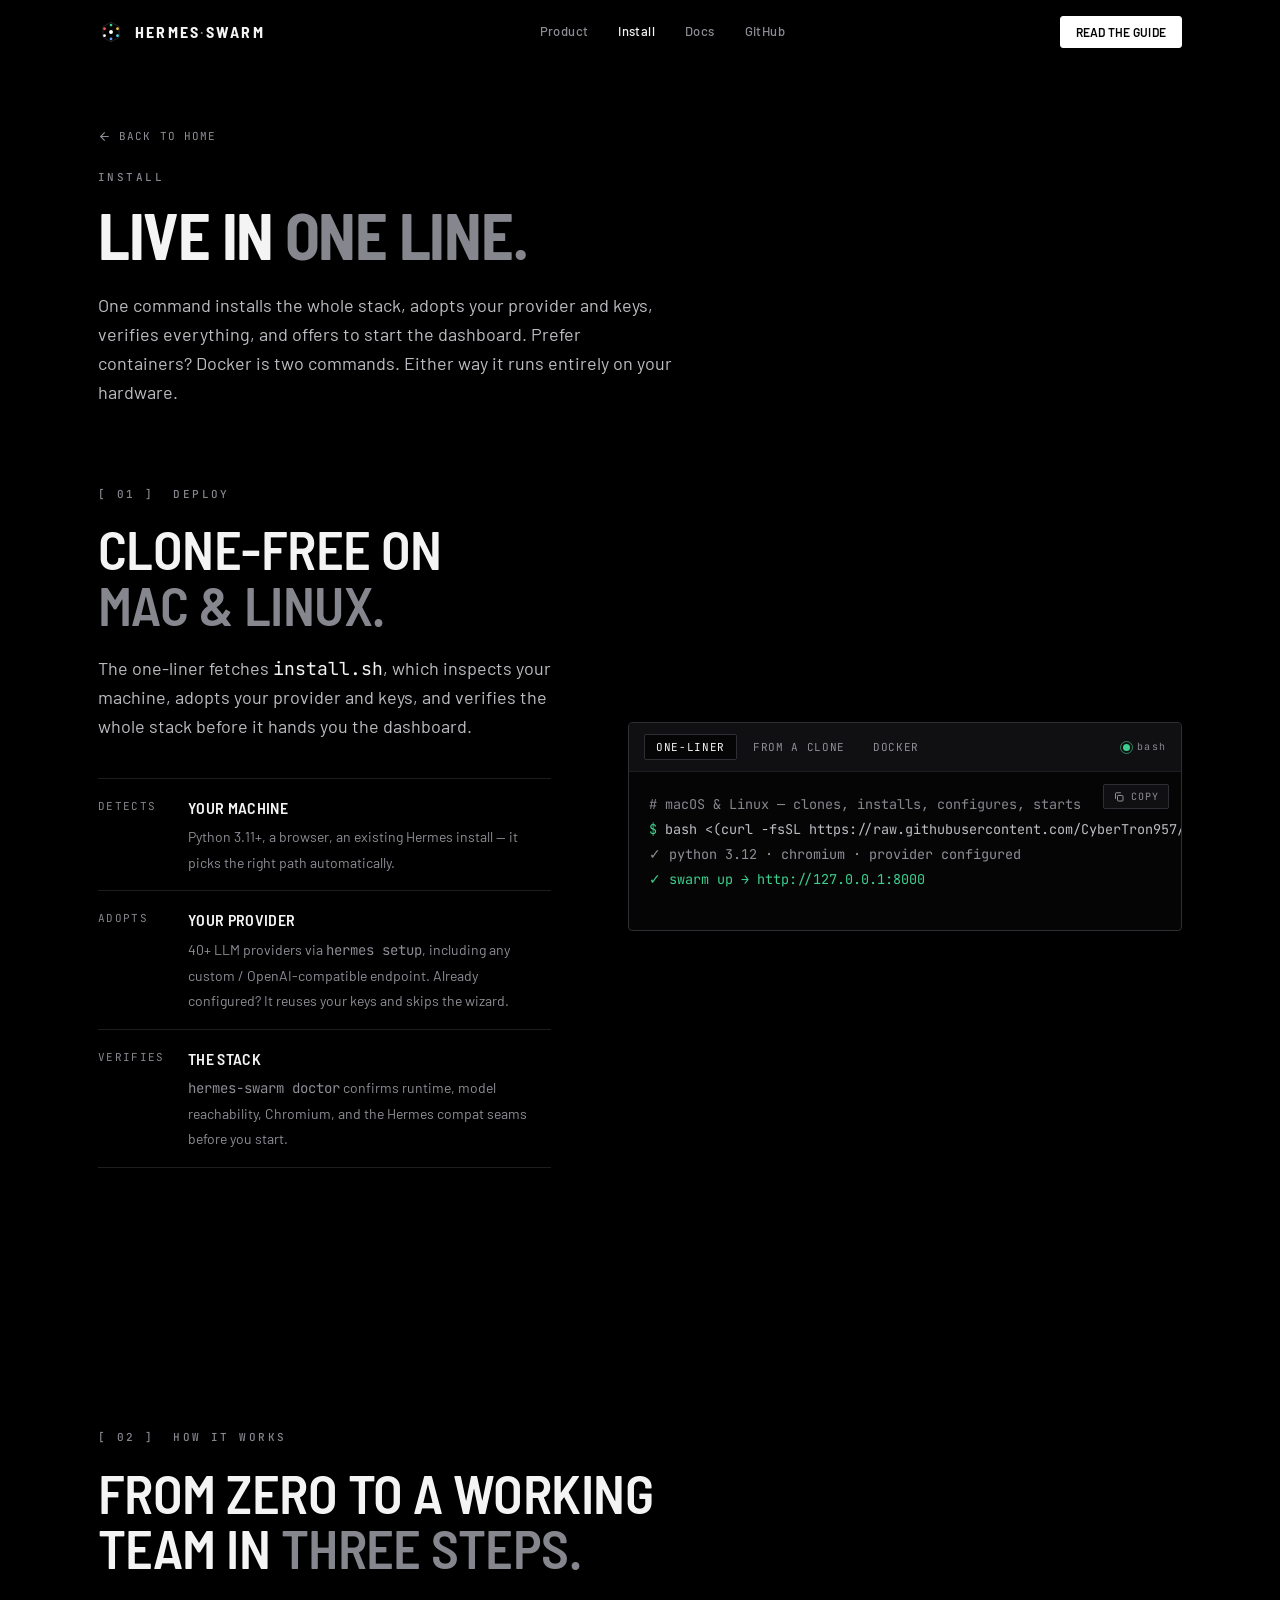
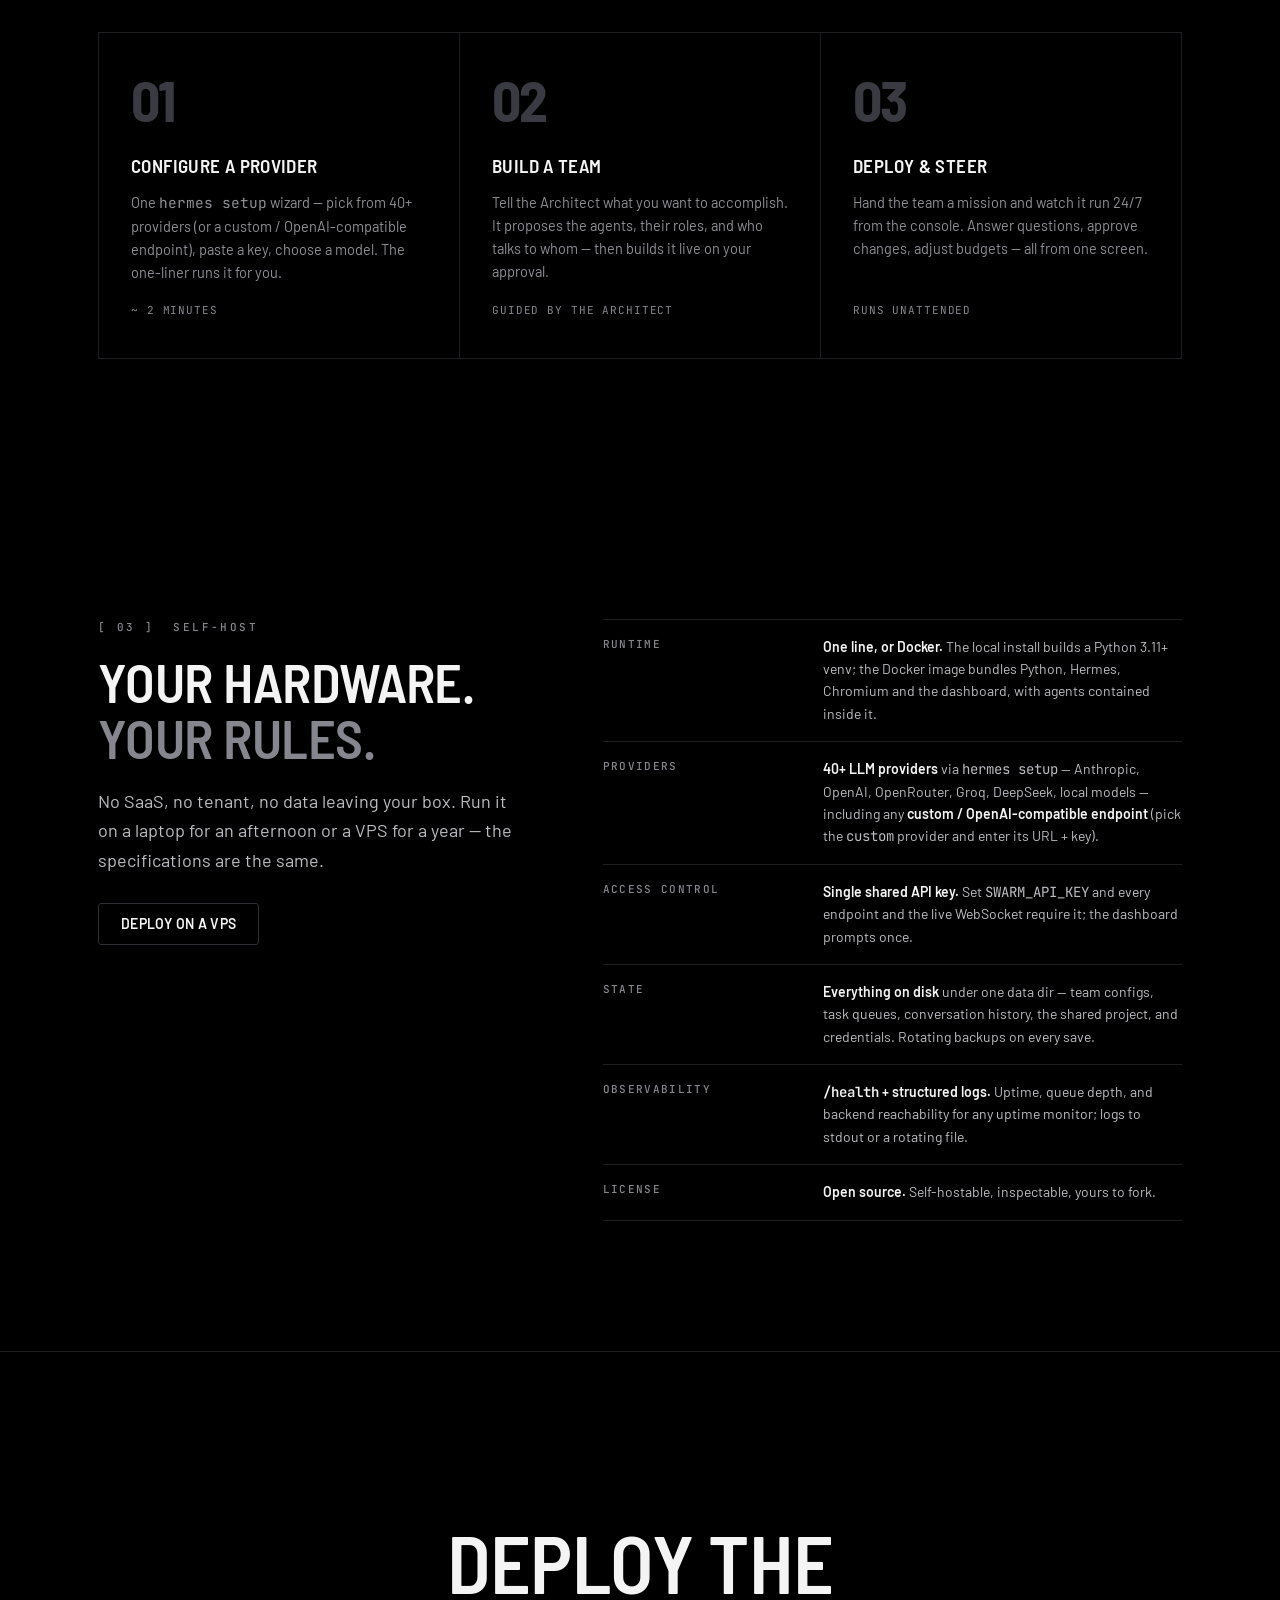
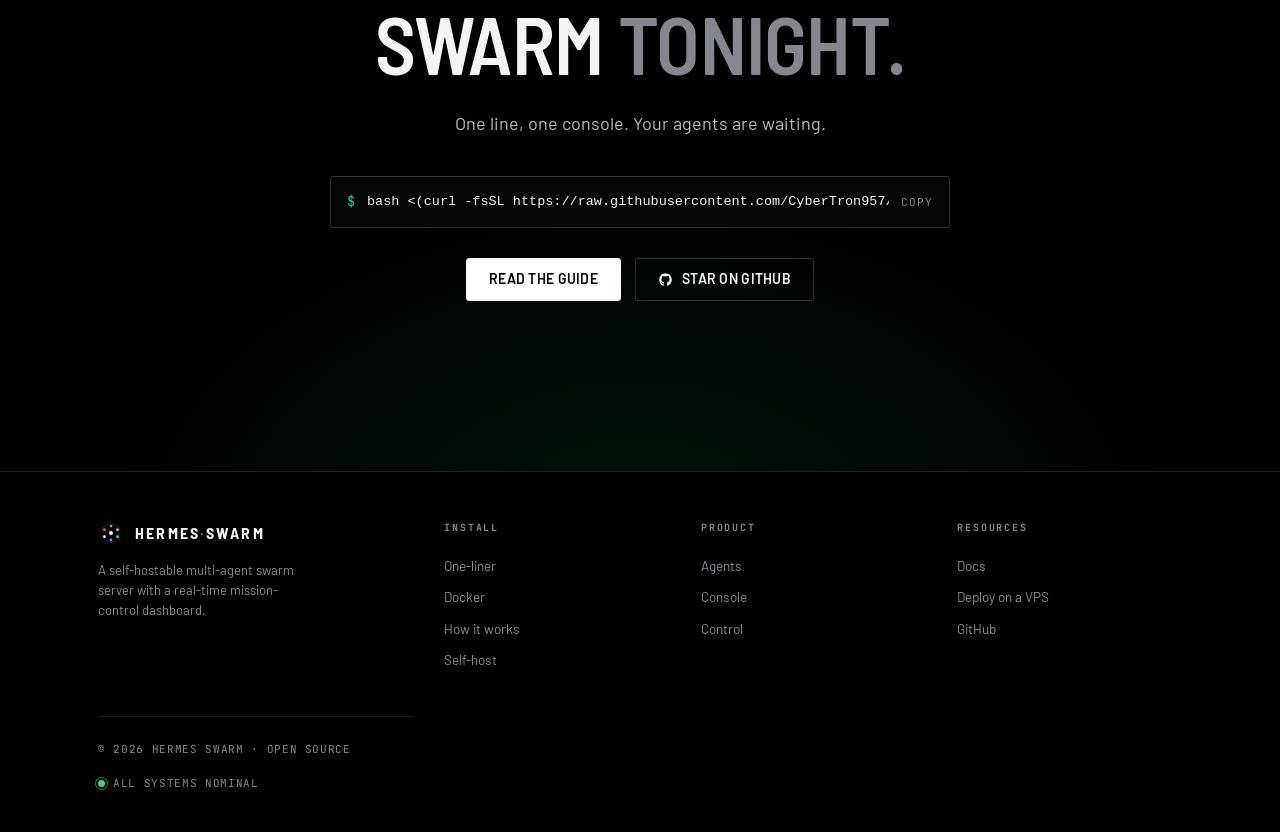
<file: landing/install.html>
<!DOCTYPE html>
<html lang="en" class="no-js">
<head>
<meta charset="UTF-8">
<meta name="viewport" content="width=device-width, initial-scale=1.0">
<title>Install — Hermes Swarm</title>
<meta name="description" content="Install Hermes Swarm in one line on macOS or Linux, or with Docker. Self-hostable, 40+ providers, runs on your own hardware.">
<link rel="preconnect" href="https://fonts.googleapis.com">
<link rel="preconnect" href="https://fonts.gstatic.com" crossorigin>
<link href="https://fonts.googleapis.com/css2?family=Barlow:wght@400;500;600;700&family=Barlow+Semi+Condensed:wght@500;600;700&family=JetBrains+Mono:wght@400;500;600&display=swap" rel="stylesheet">
<link rel="stylesheet" href="style.css">
</head>
<body>

<!-- ============ NAV ============ -->
<nav class="nav" id="nav">
  <div class="wrap">
    <a class="brand" href="index.html" aria-label="Hermes Swarm home">
      <svg class="mark" viewBox="0 0 32 32" fill="none" aria-hidden="true">
        <path d="M16 4 L26 9.5 V22.5 L16 28 L6 22.5 V9.5 Z" stroke="#2E2E34" stroke-width="1"/>
        <circle cx="16" cy="16" r="2.4" fill="#fff"/>
        <circle cx="16" cy="7.5" r="1.7" fill="#3ECF8E"/><circle cx="24" cy="12" r="1.7" fill="#F5B544"/>
        <circle cx="24" cy="20.5" r="1.7" fill="#45D6E8"/><circle cx="16" cy="24.5" r="1.7" fill="#5B9DFF"/>
        <circle cx="8" cy="20.5" r="1.7" fill="#fff"/><circle cx="8" cy="12" r="1.7" fill="#F2555A"/>
      </svg>
      <span class="wordmark">Hermes<span>·</span>Swarm</span>
    </a>
    <div class="nav-links">
      <a href="product.html">Product</a>
      <a href="install.html" class="active">Install</a>
      <a href="../docs/getting-started.md">Docs</a>
      <a href="https://github.com/CyberTron957/logios-orchestrator" target="_blank" rel="noopener">GitHub</a>
    </div>
    <div class="nav-cta">
      <a class="btn btn-primary btn-sm" href="../docs/getting-started.md">Read the guide</a>
    </div>
  </div>
</nav>

<main>

<!-- ============ PAGE HERO ============ -->
<section class="page-hero">
  <div class="wrap">
    <a class="backlink" href="index.html">
      <svg viewBox="0 0 24 24" fill="none" stroke="currentColor" stroke-width="2" stroke-linecap="round" stroke-linejoin="round"><line x1="19" y1="12" x2="5" y2="12"/><polyline points="12 19 5 12 12 5"/></svg>
      Back to home
    </a>
    <span class="label" style="display:block;margin-bottom:16px">Install</span>
    <h1>Live in <em>one line.</em></h1>
    <p class="lead">One command installs the whole stack, adopts your provider and keys,
      verifies everything, and offers to start the dashboard. Prefer containers? Docker
      is two commands. Either way it runs entirely on your hardware.</p>
  </div>
</section>

<!-- ============ INSTALL TERMINAL ============ -->
<section class="sec install" id="install" style="padding-top:clamp(40px,6vw,70px)">
  <div class="wrap">
    <div>
      <div class="sec-head reveal">
        <span class="label">[ 01 ] &nbsp;Deploy</span>
        <h2>Clone-free on <em>Mac &amp; Linux.</em></h2>
        <p class="sec-lead">The one-liner fetches <code class="mono" style="color:var(--text)">install.sh</code>,
          which inspects your machine, adopts your provider and keys, and verifies the
          whole stack before it hands you the dashboard.</p>
      </div>
      <ul class="install-list reveal" data-d="1" style="margin-top:36px">
        <li><span class="k">DETECTS</span><span class="v"><b>Your machine</b><span>Python 3.11+, a browser, an existing Hermes install — it picks the right path automatically.</span></span></li>
        <li><span class="k">ADOPTS</span><span class="v"><b>Your provider</b><span>40+ LLM providers via <code class="mono">hermes setup</code>, including any custom / OpenAI-compatible endpoint. Already configured? It reuses your keys and skips the wizard.</span></span></li>
        <li><span class="k">VERIFIES</span><span class="v"><b>The stack</b><span><code class="mono">hermes-swarm doctor</code> confirms runtime, model reachability, Chromium, and the Hermes compat seams before you start.</span></span></li>
      </ul>
    </div>

    <div class="term reveal" data-d="2">
      <div class="term-bar">
        <div class="term-tabs" role="tablist" aria-label="Install method">
          <button class="term-tab" role="tab" aria-selected="true" data-tab="oneline">One-liner</button>
          <button class="term-tab" role="tab" aria-selected="false" data-tab="clone">From a clone</button>
          <button class="term-tab" role="tab" aria-selected="false" data-tab="docker">Docker</button>
        </div>
        <span class="term-dot"><span class="livedot"></span>bash</span>
      </div>
      <div class="term-body" id="termBody">
        <button class="copy-btn" id="copyTerm" aria-label="Copy command">
          <svg viewBox="0 0 24 24" width="12" height="12" fill="none" stroke="currentColor" stroke-width="2" stroke-linecap="round" stroke-linejoin="round"><rect x="9" y="9" width="11" height="11" rx="1.5"/><path d="M5 15V5a1.5 1.5 0 0 1 1.5-1.5H15"/></svg>
          <span>Copy</span>
        </button>
        <!-- panels injected by JS -->
      </div>
    </div>
  </div>
</section>

<hr class="rule wrap" style="background:transparent">

<!-- ============ HOW IT WORKS ============ -->
<section class="sec" id="how">
  <div class="wrap">
    <div class="sec-head reveal">
      <span class="label">[ 02 ] &nbsp;How it works</span>
      <h2>From zero to a working team in <em>three steps.</em></h2>
    </div>
    <div class="flow">
      <div class="step reveal" data-d="1">
        <span class="num">01</span>
        <h3>Configure a provider</h3>
        <p>One <code class="mono">hermes setup</code> wizard — pick from 40+ providers (or a custom / OpenAI-compatible endpoint), paste a key, choose a model. The one-liner runs it for you.</p>
        <span class="tag">~ 2 MINUTES</span>
      </div>
      <div class="step reveal" data-d="2">
        <span class="num">02</span>
        <h3>Build a team</h3>
        <p>Tell the Architect what you want to accomplish. It proposes the agents, their roles, and who talks to whom — then builds it live on your approval.</p>
        <span class="tag">GUIDED BY THE ARCHITECT</span>
      </div>
      <div class="step reveal" data-d="3">
        <span class="num">03</span>
        <h3>Deploy &amp; steer</h3>
        <p>Hand the team a mission and watch it run 24/7 from the console. Answer questions, approve changes, adjust budgets — all from one screen.</p>
        <span class="tag">RUNS UNATTENDED</span>
      </div>
    </div>
  </div>
</section>

<!-- ============ SELF-HOST SPEC SHEET ============ -->
<section class="sec trust" id="self-host">
  <div class="wrap">
    <div class="sec-head reveal" style="align-self:start">
      <span class="label">[ 03 ] &nbsp;Self-host</span>
      <h2 style="margin-top:18px">Your hardware. <em>Your rules.</em></h2>
      <p class="sec-lead">No SaaS, no tenant, no data leaving your box. Run it on a laptop
        for an afternoon or a VPS for a year — the specifications are the same.</p>
      <a class="btn btn-ghost" href="../docs/deploy-vps.md" style="margin-top:28px">Deploy on a VPS</a>
    </div>
    <table class="spectable reveal" data-d="1">
      <tr><th>Runtime</th><td><b>One line, or Docker.</b> The local install builds a Python 3.11+ venv; the Docker image bundles Python, Hermes, Chromium and the dashboard, with agents contained inside it.</td></tr>
      <tr><th>Providers</th><td><b>40+ LLM providers</b> via <code class="mono">hermes setup</code> — Anthropic, OpenAI, OpenRouter, Groq, DeepSeek, local models — including any <b>custom / OpenAI-compatible endpoint</b> (pick the <code class="mono">custom</code> provider and enter its URL + key).</td></tr>
      <tr><th>Access control</th><td><b>Single shared API key.</b> Set <code class="mono">SWARM_API_KEY</code> and every endpoint and the live WebSocket require it; the dashboard prompts once.</td></tr>
      <tr><th>State</th><td><b>Everything on disk</b> under one data dir — team configs, task queues, conversation history, the shared project, and credentials. Rotating backups on every save.</td></tr>
      <tr><th>Observability</th><td><b><code class="mono">/health</code> + structured logs.</b> Uptime, queue depth, and backend reachability for any uptime monitor; logs to stdout or a rotating file.</td></tr>
      <tr><th>License</th><td><b>Open source.</b> Self-hostable, inspectable, yours to fork.</td></tr>
    </table>
  </div>
</section>

</main>

<!-- ============ CTA ============ -->
<section class="cta">
  <div class="cta-glow"></div>
  <div class="wrap">
    <h2 class="reveal">Deploy the swarm <em>tonight.</em></h2>
    <p class="sec-lead reveal" data-d="1">One line, one console. Your agents are waiting.</p>
    <div class="cta-cmd reveal" data-d="2">
      <span class="pr">$</span>
      <code id="ctaCmd">bash &lt;(curl -fsSL https://raw.githubusercontent.com/CyberTron957/logios-orchestrator/main/install.sh)</code>
      <button class="copy-inline" data-copy="bash &lt;(curl -fsSL https://raw.githubusercontent.com/CyberTron957/logios-orchestrator/main/install.sh)" aria-label="Copy command">Copy</button>
    </div>
    <div class="cta-actions reveal" data-d="3">
      <a class="btn btn-primary" href="../docs/getting-started.md">Read the guide</a>
      <a class="btn btn-ghost" href="https://github.com/CyberTron957/logios-orchestrator" target="_blank" rel="noopener">
        <svg viewBox="0 0 24 24" fill="currentColor" aria-hidden="true"><path d="M12 2C6.48 2 2 6.58 2 12.25c0 4.53 2.87 8.37 6.84 9.73.5.1.68-.22.68-.49 0-.24-.01-.87-.01-1.71-2.78.62-3.37-1.37-3.37-1.37-.45-1.18-1.11-1.5-1.11-1.5-.91-.64.07-.62.07-.62 1 .07 1.53 1.06 1.53 1.06.89 1.56 2.34 1.11 2.91.85.09-.66.35-1.11.63-1.37-2.22-.26-4.56-1.14-4.56-5.07 0-1.12.39-2.03 1.03-2.75-.1-.26-.45-1.3.1-2.71 0 0 .84-.28 2.75 1.05A9.3 9.3 0 0 1 12 6.84c.85 0 1.71.12 2.51.34 1.91-1.33 2.75-1.05 2.75-1.05.55 1.41.2 2.45.1 2.71.64.72 1.03 1.63 1.03 2.75 0 3.94-2.35 4.81-4.58 5.06.36.32.68.94.68 1.9 0 1.37-.01 2.47-.01 2.81 0 .27.18.6.69.49A10.04 10.04 0 0 0 22 12.25C22 6.58 17.52 2 12 2z"/></svg>
        Star on GitHub
      </a>
    </div>
  </div>
</section>

<!-- ============ FOOTER ============ -->
<footer>
  <div class="wrap">
    <div class="foot-brand">
      <a class="brand" href="index.html">
        <svg class="mark" viewBox="0 0 32 32" fill="none" aria-hidden="true">
          <path d="M16 4 L26 9.5 V22.5 L16 28 L6 22.5 V9.5 Z" stroke="#2E2E34" stroke-width="1"/>
          <circle cx="16" cy="16" r="2.4" fill="#fff"/>
          <circle cx="16" cy="7.5" r="1.7" fill="#3ECF8E"/><circle cx="24" cy="12" r="1.7" fill="#F5B544"/>
          <circle cx="24" cy="20.5" r="1.7" fill="#45D6E8"/><circle cx="16" cy="24.5" r="1.7" fill="#5B9DFF"/>
          <circle cx="8" cy="20.5" r="1.7" fill="#fff"/><circle cx="8" cy="12" r="1.7" fill="#F2555A"/>
        </svg>
        <span class="wordmark">Hermes<span>·</span>Swarm</span>
      </a>
      <p>A self-hostable multi-agent swarm server with a real-time mission-control dashboard.</p>
    </div>
    <div class="foot-col">
      <h4>Install</h4>
      <a href="install.html#install">One-liner</a><a href="install.html#docker">Docker</a><a href="install.html#how">How it works</a><a href="install.html#self-host">Self-host</a>
    </div>
    <div class="foot-col">
      <h4>Product</h4>
      <a href="product.html#anatomy">Agents</a><a href="product.html#console">Console</a><a href="product.html#control">Control</a>
    </div>
    <div class="foot-col">
      <h4>Resources</h4>
      <a href="../docs/getting-started.md">Docs</a><a href="../docs/deploy-vps.md">Deploy on a VPS</a><a href="https://github.com/CyberTron957/logios-orchestrator" target="_blank" rel="noopener">GitHub</a>
    </div>
  </div>
  <div class="wrap"><div class="foot-bottom">
    <span>© 2026 HERMES SWARM · OPEN SOURCE</span>
    <span style="display:flex;align-items:center;gap:8px"><span class="livedot"></span>ALL SYSTEMS NOMINAL</span>
  </div></div>
</footer>

<script src="site.js"></script>
<script>
(function(){
  "use strict";
  var GH = 'https://github.com/CyberTron957/logios-orchestrator.git';
  var ONELINE = 'bash <(curl -fsSL https://raw.githubusercontent.com/CyberTron957/logios-orchestrator/main/install.sh)';
  var PANELS = {
    oneline: [
      {t:'cm', x:'# macOS & Linux — clones, installs, configures, starts'},
      {t:'cmd', x:ONELINE},
      {t:'out', x:'✓ python 3.12 · chromium · provider configured'},
      {t:'ok',  x:'✓ swarm up → http://127.0.0.1:8000'}
    ],
    clone: [
      {t:'cm', x:'# already have the repo? same script, run it locally'},
      {t:'cmd', x:'git clone '+GH+' hermes-swarm && cd hermes-swarm'},
      {t:'cmd', x:'bash install.sh'},
      {t:'ok',  x:'✓ swarm up → http://127.0.0.1:8000'}
    ],
    docker: [
      {t:'cm', x:'# bundled — python, hermes, chromium, dashboard'},
      {t:'cmd', x:'git clone '+GH+' hermes-swarm && cd hermes-swarm'},
      {t:'cmd', x:'docker compose run --rm -e HERMES_HOME=/data/.hermes-shared swarm hermes setup'},
      {t:'cmd', x:'docker compose up --build'},
      {t:'ok',  x:'✓ dashboard → http://127.0.0.1:8000'}
    ]
  };
  var COPY = {
    oneline: ONELINE,
    clone:   'git clone '+GH+' hermes-swarm && cd hermes-swarm && bash install.sh',
    docker:  'git clone '+GH+' hermes-swarm && cd hermes-swarm && docker compose run --rm -e HERMES_HOME=/data/.hermes-shared swarm hermes setup && docker compose up --build'
  };
  var termBody = document.getElementById('termBody');
  var copyBtn = document.getElementById('copyTerm');
  if(!termBody) return;
  var current = 'oneline';
  function esc(s){ return s.replace(/&/g,'&amp;').replace(/</g,'&lt;').replace(/>/g,'&gt;'); }
  function renderPanel(key){
    var rows = PANELS[key].map(function(r){
      if(r.t==='cmd') return '<div class="ln"><span class="pr">$ </span>'+esc(r.x)+'</div>';
      if(r.t==='cm')  return '<div class="ln cm">'+esc(r.x)+'</div>';
      if(r.t==='ok')  return '<div class="ln ok">'+esc(r.x)+'</div>';
      return '<div class="ln out">'+esc(r.x)+'</div>';
    }).join('');
    termBody.innerHTML = rows;
    termBody.appendChild(copyBtn);
  }
  renderPanel(current);
  [].slice.call(document.querySelectorAll('.term-tab')).forEach(function(tab){
    tab.addEventListener('click', function(){
      document.querySelectorAll('.term-tab').forEach(function(t){ t.setAttribute('aria-selected','false'); });
      tab.setAttribute('aria-selected','true');
      current = tab.getAttribute('data-tab');
      renderPanel(current);
    });
  });
  function flash(btn){ var span=btn.querySelector('span'); var prev=span?span.textContent:btn.textContent; if(span)span.textContent='Copied'; else btn.textContent='Copied'; setTimeout(function(){ if(span)span.textContent=prev; else btn.textContent=prev; },1500); }
  function copyText(txt, btn){
    if(navigator.clipboard && navigator.clipboard.writeText){ navigator.clipboard.writeText(txt).then(function(){ flash(btn); }).catch(function(){}); }
    else { var ta=document.createElement('textarea'); ta.value=txt; document.body.appendChild(ta); ta.select(); try{ document.execCommand('copy'); flash(btn); }catch(e){} document.body.removeChild(ta); }
  }
  if(copyBtn) copyBtn.addEventListener('click', function(){ copyText(COPY[current], copyBtn); });
})();
</script>
</body>
</html>
</file>
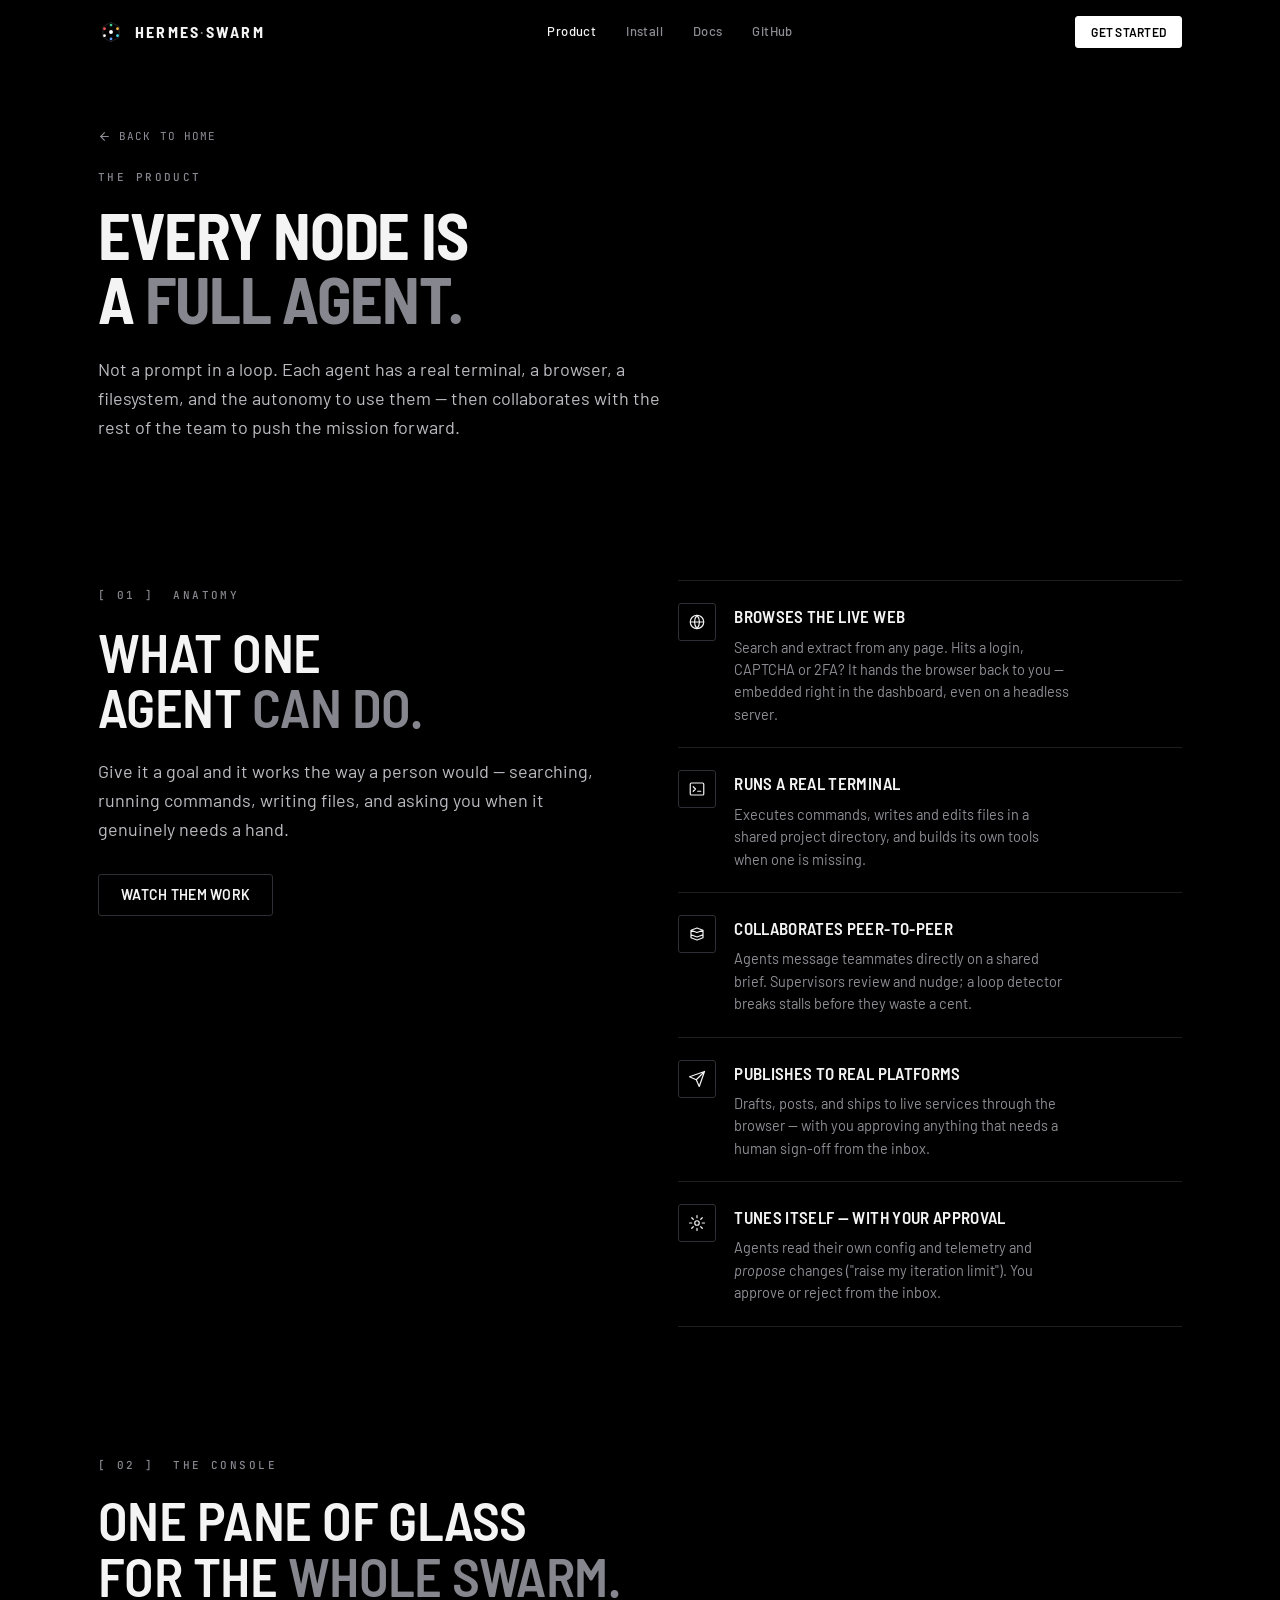
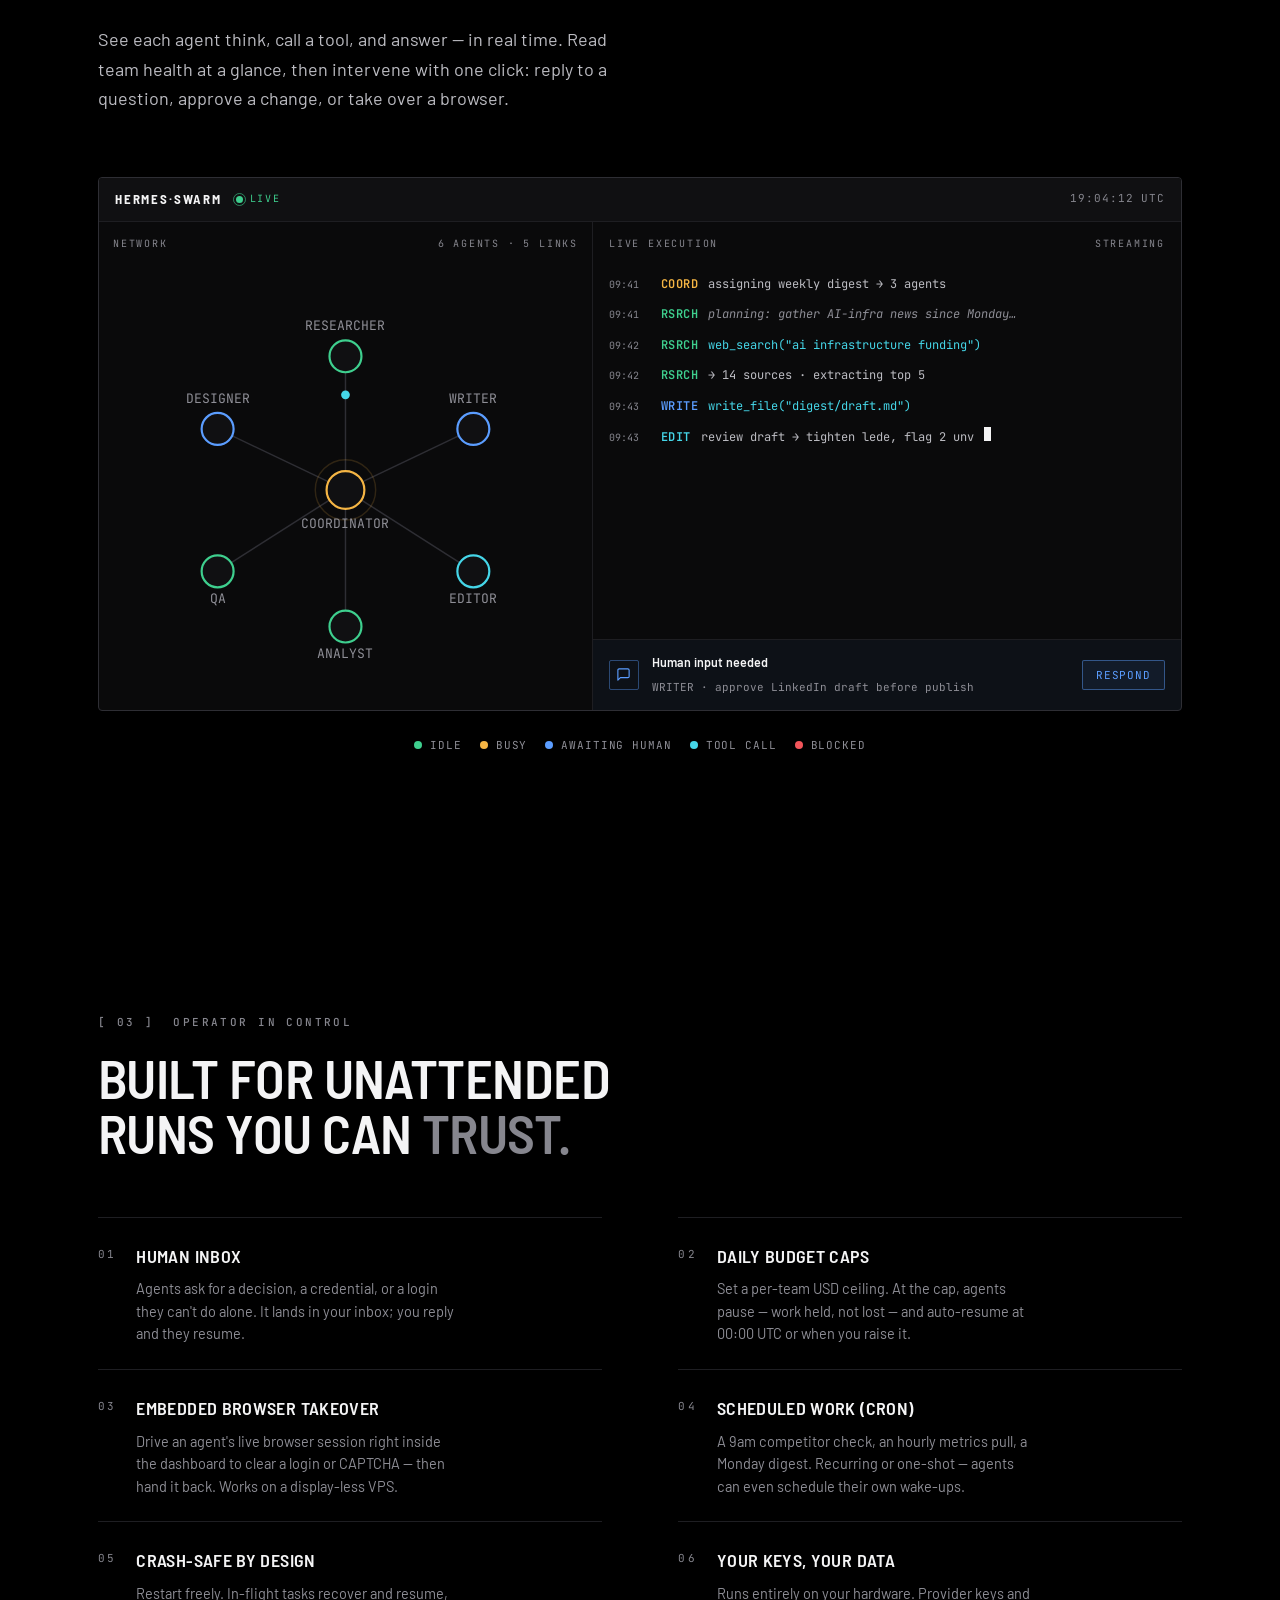
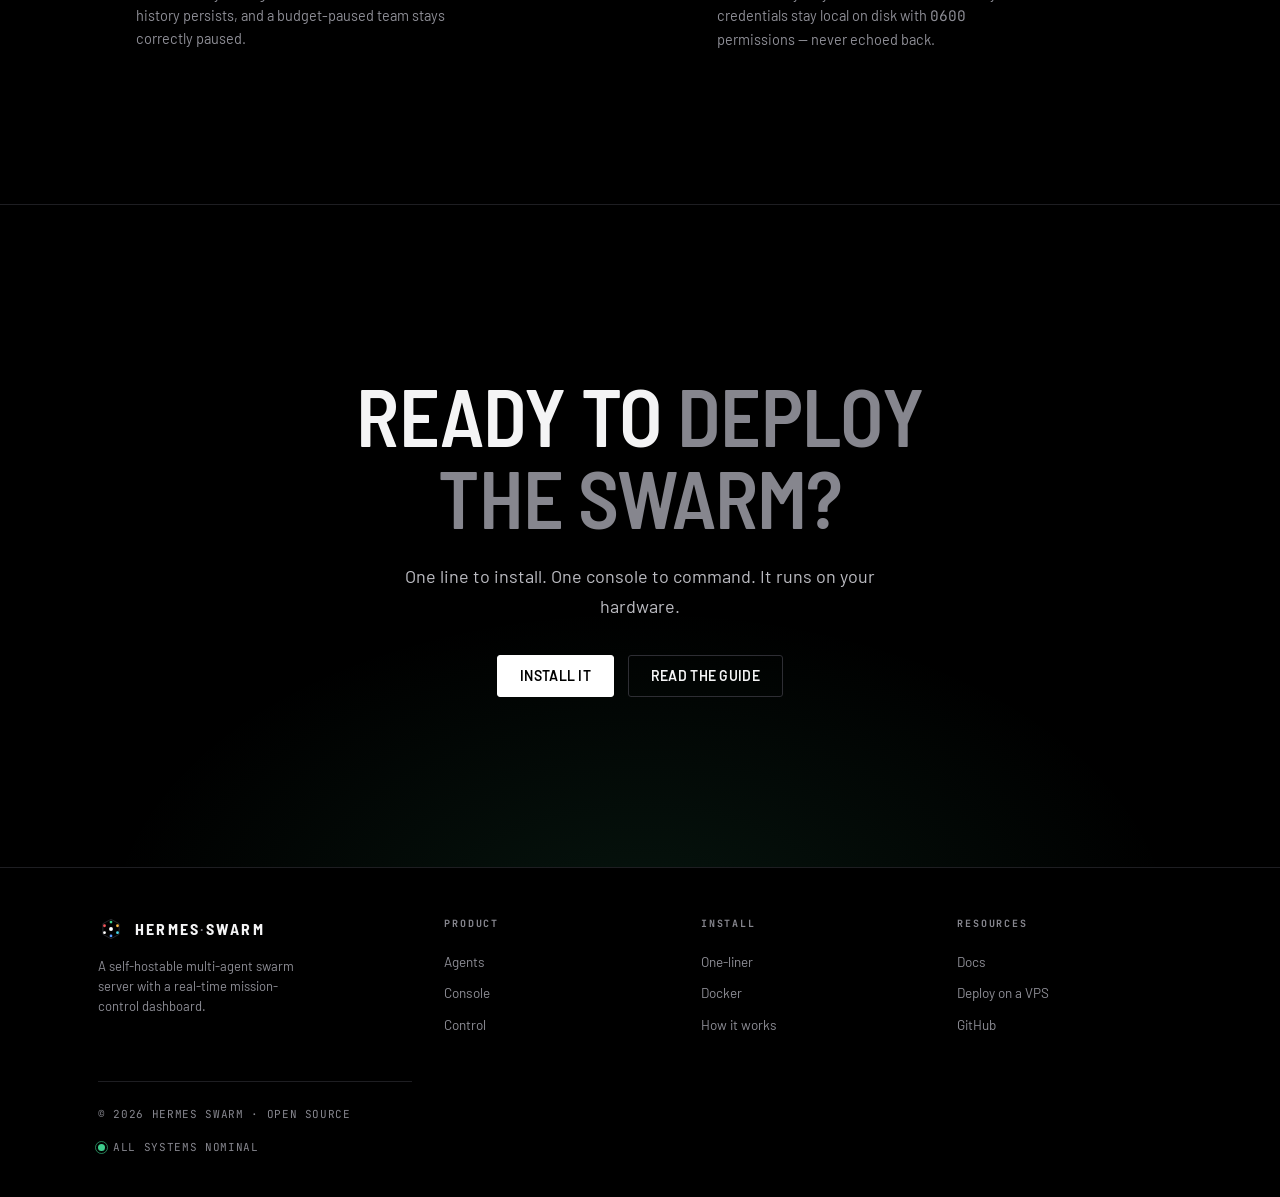
<file: landing/product.html>
<!DOCTYPE html>
<html lang="en" class="no-js">
<head>
<meta charset="UTF-8">
<meta name="viewport" content="width=device-width, initial-scale=1.0">
<title>Product — Hermes Swarm</title>
<meta name="description" content="What each agent does, the real-time console, and the operator controls that make unattended runs safe to trust.">
<link rel="preconnect" href="https://fonts.googleapis.com">
<link rel="preconnect" href="https://fonts.gstatic.com" crossorigin>
<link href="https://fonts.googleapis.com/css2?family=Barlow:wght@400;500;600;700&family=Barlow+Semi+Condensed:wght@500;600;700&family=JetBrains+Mono:wght@400;500;600&display=swap" rel="stylesheet">
<link rel="stylesheet" href="style.css">
</head>
<body>

<!-- ============ NAV ============ -->
<nav class="nav" id="nav">
  <div class="wrap">
    <a class="brand" href="index.html" aria-label="Hermes Swarm home">
      <svg class="mark" viewBox="0 0 32 32" fill="none" aria-hidden="true">
        <path d="M16 4 L26 9.5 V22.5 L16 28 L6 22.5 V9.5 Z" stroke="#2E2E34" stroke-width="1"/>
        <circle cx="16" cy="16" r="2.4" fill="#fff"/>
        <circle cx="16" cy="7.5" r="1.7" fill="#3ECF8E"/><circle cx="24" cy="12" r="1.7" fill="#F5B544"/>
        <circle cx="24" cy="20.5" r="1.7" fill="#45D6E8"/><circle cx="16" cy="24.5" r="1.7" fill="#5B9DFF"/>
        <circle cx="8" cy="20.5" r="1.7" fill="#fff"/><circle cx="8" cy="12" r="1.7" fill="#F2555A"/>
      </svg>
      <span class="wordmark">Hermes<span>·</span>Swarm</span>
    </a>
    <div class="nav-links">
      <a href="product.html" class="active">Product</a>
      <a href="install.html">Install</a>
      <a href="../docs/getting-started.md">Docs</a>
      <a href="https://github.com/CyberTron957/logios-orchestrator" target="_blank" rel="noopener">GitHub</a>
    </div>
    <div class="nav-cta">
      <a class="btn btn-primary btn-sm" href="install.html">Get started</a>
    </div>
  </div>
</nav>

<main>

<!-- ============ PAGE HERO ============ -->
<section class="page-hero">
  <div class="wrap">
    <a class="backlink" href="index.html">
      <svg viewBox="0 0 24 24" fill="none" stroke="currentColor" stroke-width="2" stroke-linecap="round" stroke-linejoin="round"><line x1="19" y1="12" x2="5" y2="12"/><polyline points="12 19 5 12 12 5"/></svg>
      Back to home
    </a>
    <span class="label" style="display:block;margin-bottom:16px">The product</span>
    <h1>Every node is a <em>full agent.</em></h1>
    <p class="lead">Not a prompt in a loop. Each agent has a real terminal, a browser, a
      filesystem, and the autonomy to use them — then collaborates with the rest of
      the team to push the mission forward.</p>
  </div>
</section>

<!-- ============ AGENT ANATOMY ============ -->
<section class="sec anatomy" id="anatomy">
  <div class="wrap">
    <div class="anatomy-aside reveal">
      <span class="label">[ 01 ] &nbsp;Anatomy</span>
      <h2 style="margin-top:18px">What one agent <em>can do.</em></h2>
      <p class="sec-lead">Give it a goal and it works the way a person would — searching,
        running commands, writing files, and asking you when it genuinely needs a hand.</p>
      <a class="btn btn-ghost" href="#console" style="margin-top:30px">Watch them work</a>
    </div>

    <div class="spec-list">
      <div class="spec reveal" data-d="1">
        <div class="spec-ico"><svg viewBox="0 0 24 24" fill="none" stroke="currentColor" stroke-width="1.6"><circle cx="12" cy="12" r="9"/><path d="M3 12h18M12 3a14 14 0 0 1 0 18M12 3a14 14 0 0 0 0 18"/></svg></div>
        <div><h3>Browses the live web</h3><p>Search and extract from any page. Hits a login, CAPTCHA or 2FA? It hands the browser back to you — embedded right in the dashboard, even on a headless server.</p></div>
      </div>
      <div class="spec reveal" data-d="1">
        <div class="spec-ico"><svg viewBox="0 0 24 24" fill="none" stroke="currentColor" stroke-width="1.6" stroke-linecap="round" stroke-linejoin="round"><rect x="3" y="4" width="18" height="16" rx="1.5"/><path d="M7 9l3 3-3 3M13 15h4"/></svg></div>
        <div><h3>Runs a real terminal</h3><p>Executes commands, writes and edits files in a shared project directory, and builds its own tools when one is missing.</p></div>
      </div>
      <div class="spec reveal" data-d="2">
        <div class="spec-ico"><svg viewBox="0 0 24 24" fill="none" stroke="currentColor" stroke-width="1.6" stroke-linecap="round" stroke-linejoin="round"><path d="M4 7l8-3 8 3-8 3-8-3zM4 7v6l8 3 8-3V7M4 13v4l8 3 8-3v-4"/></svg></div>
        <div><h3>Collaborates peer-to-peer</h3><p>Agents message teammates directly on a shared brief. Supervisors review and nudge; a loop detector breaks stalls before they waste a cent.</p></div>
      </div>
      <div class="spec reveal" data-d="2">
        <div class="spec-ico"><svg viewBox="0 0 24 24" fill="none" stroke="currentColor" stroke-width="1.6" stroke-linecap="round" stroke-linejoin="round"><path d="M22 2L11 13M22 2l-7 20-4-9-9-4 20-7z"/></svg></div>
        <div><h3>Publishes to real platforms</h3><p>Drafts, posts, and ships to live services through the browser — with you approving anything that needs a human sign-off from the inbox.</p></div>
      </div>
      <div class="spec reveal" data-d="3">
        <div class="spec-ico"><svg viewBox="0 0 24 24" fill="none" stroke="currentColor" stroke-width="1.6" stroke-linecap="round" stroke-linejoin="round"><circle cx="12" cy="12" r="3"/><path d="M12 2v3M12 19v3M2 12h3M19 12h3M5 5l2 2M17 17l2 2M19 5l-2 2M7 17l-2 2"/></svg></div>
        <div><h3>Tunes itself — with your approval</h3><p>Agents read their own config and telemetry and <em>propose</em> changes ("raise my iteration limit"). You approve or reject from the inbox.</p></div>
      </div>
    </div>
  </div>
</section>

<!-- ============ CONSOLE SHOWCASE ============ -->
<section class="sec" id="console" style="padding-top:0">
  <div class="wrap">
    <div class="sec-head reveal" style="max-width:64ch">
      <span class="label">[ 02 ] &nbsp;The console</span>
      <h2>One pane of glass for the <em>whole swarm.</em></h2>
      <p class="sec-lead">See each agent think, call a tool, and answer — in real time.
        Read team health at a glance, then intervene with one click: reply to a
        question, approve a change, or take over a browser.</p>
    </div>

    <div class="console-frame reveal" data-d="1">
      <div class="cf-top">
        <span class="brand"><span class="wordmark">Hermes·Swarm</span></span>
        <span class="cf-live"><span class="livedot"></span>Live</span>
        <span class="cf-clock" id="cfClock">--:--:-- UTC</span>
      </div>
      <div class="cf-grid">
        <!-- network -->
        <div class="cf-net">
          <div class="cf-panel-label"><span>Network</span><span>6 agents · 5 links</span></div>
          <svg viewBox="0 0 320 300" id="cfNet" role="img" aria-label="Network graph of six collaborating agents">
            <g stroke="#2E2E34" stroke-width="1">
              <line x1="160" y1="150" x2="160" y2="58"/>
              <line x1="160" y1="150" x2="248" y2="108"/>
              <line x1="160" y1="150" x2="248" y2="206"/>
              <line x1="160" y1="150" x2="160" y2="244"/>
              <line x1="160" y1="150" x2="72" y2="206"/>
              <line x1="160" y1="150" x2="72" y2="108"/>
            </g>
            <circle r="3" fill="#45D6E8" id="pkt"><animateMotion dur="2.6s" repeatCount="indefinite" path="M160,150 L160,58"/></circle>
            <g font-family="JetBrains Mono, monospace" font-size="9" fill="#8E8E96" text-anchor="middle">
              <g><circle cx="160" cy="150" r="13" fill="#101012" stroke="#F5B544" stroke-width="1.5"/><circle cx="160" cy="150" r="19" fill="none" stroke="#F5B544" stroke-width="1" opacity="0.35"><animate attributeName="r" values="14;24;14" dur="2.8s" repeatCount="indefinite"/><animate attributeName="opacity" values="0.5;0;0.5" dur="2.8s" repeatCount="indefinite"/></circle><text x="160" y="176">COORDINATOR</text></g>
              <g><circle cx="160" cy="58" r="11" fill="#101012" stroke="#3ECF8E" stroke-width="1.5"/><text x="160" y="40">RESEARCHER</text></g>
              <g><circle cx="248" cy="108" r="11" fill="#101012" stroke="#5B9DFF" stroke-width="1.5"/><text x="248" y="90">WRITER</text></g>
              <g><circle cx="248" cy="206" r="11" fill="#101012" stroke="#45D6E8" stroke-width="1.5"/><text x="248" y="228">EDITOR</text></g>
              <g><circle cx="160" cy="244" r="11" fill="#101012" stroke="#3ECF8E" stroke-width="1.5"/><text x="160" y="266">ANALYST</text></g>
              <g><circle cx="72" cy="206" r="11" fill="#101012" stroke="#3ECF8E" stroke-width="1.5"/><text x="72" y="228">QA</text></g>
              <g><circle cx="72" cy="108" r="11" fill="#101012" stroke="#5B9DFF" stroke-width="1.5"/><text x="72" y="90">DESIGNER</text></g>
            </g>
          </svg>
        </div>
        <!-- live feed -->
        <div class="cf-feed">
          <div style="padding:14px 16px 0"><div class="cf-panel-label"><span>Live execution</span><span>streaming</span></div></div>
          <div class="cf-feed-body" id="cfFeed">
            <div class="fl"><span class="t">09:41</span><span class="who coord">COORD</span><span class="msg">assigning weekly digest → 3 agents</span></div>
            <div class="fl think"><span class="t">09:41</span><span class="who res">RSRCH</span><span class="msg">planning: gather AI-infra news since Monday…</span></div>
            <div class="fl tool"><span class="t">09:42</span><span class="who res">RSRCH</span><span class="msg">web_search("ai infrastructure funding")</span></div>
            <div class="fl"><span class="t">09:42</span><span class="who res">RSRCH</span><span class="msg">→ 14 sources · extracting top 5</span></div>
            <div class="fl tool"><span class="t">09:43</span><span class="who write">WRITE</span><span class="msg">write_file("digest/draft.md")</span></div>
            <div class="fl"><span class="t">09:43</span><span class="who edit">EDIT</span><span class="msg" id="cfType"></span><span class="cursor" id="cfCursor"></span></div>
          </div>
          <div class="cf-inbox">
            <div class="ib-ico"><svg viewBox="0 0 24 24" fill="none" stroke="currentColor" stroke-width="1.8" stroke-linecap="round" stroke-linejoin="round"><path d="M21 15a2 2 0 0 1-2 2H7l-4 4V5a2 2 0 0 1 2-2h14a2 2 0 0 1 2 2z"/></svg></div>
            <div class="ib-txt"><b>Human input needed</b><span>WRITER · approve LinkedIn draft before publish</span></div>
            <button class="ib-btn">Respond</button>
          </div>
        </div>
      </div>
    </div>

    <div class="legend reveal" data-d="2">
      <span><i style="background:var(--idle)"></i>Idle</span>
      <span><i style="background:var(--busy)"></i>Busy</span>
      <span><i style="background:var(--human)"></i>Awaiting human</span>
      <span><i style="background:var(--tool)"></i>Tool call</span>
      <span><i style="background:var(--danger)"></i>Blocked</span>
    </div>
  </div>
</section>

<!-- ============ OPERATOR CONTROL LEDGER ============ -->
<section class="sec" id="control">
  <div class="wrap">
    <div class="sec-head reveal">
      <span class="label">[ 03 ] &nbsp;Operator in control</span>
      <h2>Built for unattended runs you can <em>trust.</em></h2>
    </div>
    <div class="ledger">
      <div class="lrow reveal" data-d="1"><span class="ix">01</span><div><h3>Human inbox</h3><p>Agents ask for a decision, a credential, or a login they can't do alone. It lands in your inbox; you reply and they resume.</p></div></div>
      <div class="lrow reveal" data-d="1"><span class="ix">02</span><div><h3>Daily budget caps</h3><p>Set a per-team USD ceiling. At the cap, agents pause — work held, not lost — and auto-resume at 00:00 UTC or when you raise it.</p></div></div>
      <div class="lrow reveal" data-d="2"><span class="ix">03</span><div><h3>Embedded browser takeover</h3><p>Drive an agent's live browser session right inside the dashboard to clear a login or CAPTCHA — then hand it back. Works on a display-less VPS.</p></div></div>
      <div class="lrow reveal" data-d="2"><span class="ix">04</span><div><h3>Scheduled work (cron)</h3><p>A 9am competitor check, an hourly metrics pull, a Monday digest. Recurring or one-shot — agents can even schedule their own wake-ups.</p></div></div>
      <div class="lrow reveal" data-d="3"><span class="ix">05</span><div><h3>Crash-safe by design</h3><p>Restart freely. In-flight tasks recover and resume, history persists, and a budget-paused team stays correctly paused.</p></div></div>
      <div class="lrow reveal" data-d="3"><span class="ix">06</span><div><h3>Your keys, your data</h3><p>Runs entirely on your hardware. Provider keys and credentials stay local on disk with <code class="mono">0600</code> permissions — never echoed back.</p></div></div>
    </div>
  </div>
</section>

</main>

<!-- ============ CTA ============ -->
<section class="cta">
  <div class="cta-glow"></div>
  <div class="wrap">
    <h2 class="reveal">Ready to <em>deploy the swarm?</em></h2>
    <p class="sec-lead reveal" data-d="1">One line to install. One console to command. It runs on your hardware.</p>
    <div class="cta-actions reveal" data-d="2" style="margin-top:34px">
      <a class="btn btn-primary" href="install.html">Install it</a>
      <a class="btn btn-ghost" href="../docs/getting-started.md">Read the guide</a>
    </div>
  </div>
</section>

<!-- ============ FOOTER ============ -->
<footer>
  <div class="wrap">
    <div class="foot-brand">
      <a class="brand" href="index.html">
        <svg class="mark" viewBox="0 0 32 32" fill="none" aria-hidden="true">
          <path d="M16 4 L26 9.5 V22.5 L16 28 L6 22.5 V9.5 Z" stroke="#2E2E34" stroke-width="1"/>
          <circle cx="16" cy="16" r="2.4" fill="#fff"/>
          <circle cx="16" cy="7.5" r="1.7" fill="#3ECF8E"/><circle cx="24" cy="12" r="1.7" fill="#F5B544"/>
          <circle cx="24" cy="20.5" r="1.7" fill="#45D6E8"/><circle cx="16" cy="24.5" r="1.7" fill="#5B9DFF"/>
          <circle cx="8" cy="20.5" r="1.7" fill="#fff"/><circle cx="8" cy="12" r="1.7" fill="#F2555A"/>
        </svg>
        <span class="wordmark">Hermes<span>·</span>Swarm</span>
      </a>
      <p>A self-hostable multi-agent swarm server with a real-time mission-control dashboard.</p>
    </div>
    <div class="foot-col">
      <h4>Product</h4>
      <a href="product.html#anatomy">Agents</a><a href="product.html#console">Console</a><a href="product.html#control">Control</a>
    </div>
    <div class="foot-col">
      <h4>Install</h4>
      <a href="install.html">One-liner</a><a href="install.html#docker">Docker</a><a href="install.html#how">How it works</a>
    </div>
    <div class="foot-col">
      <h4>Resources</h4>
      <a href="../docs/getting-started.md">Docs</a><a href="../docs/deploy-vps.md">Deploy on a VPS</a><a href="https://github.com/CyberTron957/logios-orchestrator" target="_blank" rel="noopener">GitHub</a>
    </div>
  </div>
  <div class="wrap"><div class="foot-bottom">
    <span>© 2026 HERMES SWARM · OPEN SOURCE</span>
    <span style="display:flex;align-items:center;gap:8px"><span class="livedot"></span>ALL SYSTEMS NOMINAL</span>
  </div></div>
</footer>

<script src="site.js"></script>
<script>
(function(){
  "use strict";
  var reduce = window.matchMedia('(prefers-reduced-motion: reduce)').matches;
  /* console clock */
  var clock = document.getElementById('cfClock');
  function p(n){ return (n<10?'0':'')+n; }
  function tickClock(){ if(!clock) return; var d=new Date(); clock.textContent = p(d.getUTCHours())+':'+p(d.getUTCMinutes())+':'+p(d.getUTCSeconds())+' UTC'; }
  tickClock(); setInterval(tickClock, 1000);
  /* console feed typing line */
  var typeEl = document.getElementById('cfType');
  var cursor = document.getElementById('cfCursor');
  if(typeEl && !reduce){
    var phrase = 'review draft → tighten lede, flag 2 unverified claims';
    var i = 0;
    (function type(){
      if(i <= phrase.length){ typeEl.textContent = phrase.slice(0,i); i++; setTimeout(type, 42); }
      else { setTimeout(function(){ i=0; typeEl.textContent=''; type(); }, 4200); }
    })();
  } else if(typeEl){ typeEl.textContent = 'review draft → tighten lede, flag 2 unverified claims'; if(cursor) cursor.style.display='none'; }
})();
</script>
</body>
</html>
</file>
<file: landing/style.css>
/* ============================================================
   HERMES SWARM — shared styles (landing + sub-pages)
   Monochrome mission-control system, inherited from the dashboard.
   Pure black canvas, hairline borders, white accent; the only chroma
   is the live status palette (idle/busy/human/tool/danger).
   ============================================================ */
:root{
  --bg:#000000; --bg-raised:#0A0A0B; --bg-card:#101012; --bg-input:#050506; --bg-hover:#18181B;
  --border:#1E1E22; --border-strong:#2E2E34; --border-bright:#3A3A42;
  --text:#F4F4F5; --text-secondary:#BCBCC2; --text-muted:#8E8E96; --text-dim:#86868E;
  --accent:#FFFFFF; --accent-ink:#000000; --accent-soft:rgba(255,255,255,0.06);
  --idle:#3ECF8E; --busy:#F5B544; --human:#5B9DFF; --danger:#F2555A; --tool:#45D6E8;
  --r-sm:2px; --r-md:3px; --r-lg:4px;
  --mono:'JetBrains Mono','SF Mono',Monaco,Consolas,monospace;
  --sans:'Barlow',-apple-system,BlinkMacSystemFont,'Segoe UI',sans-serif;
  --disp:'Barlow Semi Condensed','Barlow',sans-serif;
  --z-nav:100; --z-scrim:1; --z-content:2;
  --ease:cubic-bezier(0.16,1,0.3,1);
  --maxw:1180px;
}
*,*::before,*::after{box-sizing:border-box;margin:0;padding:0}
html{scroll-behavior:smooth;-webkit-text-size-adjust:100%}
@media (prefers-reduced-motion:reduce){html{scroll-behavior:auto}}
body{
  background:var(--bg);color:var(--text);font-family:var(--sans);
  font-size:16px;line-height:1.6;font-weight:400;
  -webkit-font-smoothing:antialiased;text-rendering:optimizeLegibility;
  overflow-x:hidden;
}
a{color:inherit;text-decoration:none}
::selection{background:var(--accent);color:var(--accent-ink)}
:focus-visible{outline:2px solid var(--accent);outline-offset:3px;border-radius:var(--r-sm)}
img,svg,canvas{display:block;max-width:100%}

/* ---- shared atoms ---------------------------------------- */
.wrap{width:100%;max-width:var(--maxw);margin-inline:auto;padding-inline:clamp(20px,5vw,48px)}
.mono{font-family:var(--mono)}
.label{
  font-family:var(--mono);font-size:11px;font-weight:500;letter-spacing:0.22em;
  text-transform:uppercase;color:var(--text-dim);
}
.rule{height:1px;background:var(--border);border:0;width:100%}
.dim{color:var(--text-muted)}

.btn{
  display:inline-flex;align-items:center;gap:9px;cursor:pointer;
  font-family:var(--sans);font-size:14px;font-weight:600;letter-spacing:0.02em;
  padding:13px 22px;border-radius:var(--r-md);border:1px solid transparent;
  transition:transform .4s var(--ease),background .25s,border-color .25s,color .25s;
  text-transform:uppercase;line-height:1;white-space:nowrap;
}
.btn svg{width:15px;height:15px}
.btn-primary{background:var(--accent);color:var(--accent-ink);border-color:var(--accent)}
.btn-primary:hover{transform:translateY(-2px);background:#fff}
.btn-ghost{background:transparent;color:var(--text);border-color:var(--border-strong)}
.btn-ghost:hover{border-color:var(--border-bright);background:var(--accent-soft);transform:translateY(-2px)}
.btn-sm{padding:9px 15px;font-size:12px}

.livedot{display:inline-block;width:7px;height:7px;border-radius:50%;background:var(--idle);position:relative;flex:none}
.livedot::after{content:"";position:absolute;inset:-3px;border-radius:50%;border:1px solid var(--idle);opacity:.6;animation:ping 2.4s var(--ease) infinite}
@keyframes ping{0%{transform:scale(.6);opacity:.7}80%,100%{transform:scale(2.2);opacity:0}}

/* =========================================================
   NAV
   ========================================================= */
.nav{
  position:fixed;top:0;left:0;right:0;z-index:var(--z-nav);
  height:64px;display:flex;align-items:center;
  border-bottom:1px solid transparent;transition:background .3s,border-color .3s,backdrop-filter .3s;
}
.nav.scrolled{background:rgba(0,0,0,0.72);backdrop-filter:blur(14px) saturate(140%);border-bottom-color:var(--border)}
.nav .wrap{display:flex;align-items:center;justify-content:space-between;gap:24px}
.brand{display:flex;align-items:center;gap:11px;flex:none}
.brand .mark{width:26px;height:26px;flex:none}
.brand .wordmark{font-family:var(--disp);font-weight:700;font-size:16px;letter-spacing:0.14em;text-transform:uppercase}
.brand .wordmark span{color:var(--text-dim);font-weight:500}
.nav-links{display:flex;align-items:center;gap:30px}
.nav-links a{font-size:13px;font-weight:500;color:var(--text-muted);letter-spacing:0.03em;transition:color .2s;position:relative}
.nav-links a:hover,.nav-links a.active{color:var(--text)}
.nav-cta{display:flex;align-items:center;gap:14px}
@media (max-width:860px){.nav-links{display:none}.nav-cta .btn-ghost{display:none}}

/* =========================================================
   MINIMAL LANDING HERO
   ========================================================= */
.hero-min{min-height:100svh;display:flex;flex-direction:column;justify-content:center;padding-top:64px;position:relative}
.hero-min .wrap{display:flex;flex-direction:column;align-items:flex-start;padding-block:60px}
.hero-min .kicker{display:flex;align-items:center;gap:12px;margin-bottom:28px}
.hero-min .kicker .sep{width:5px;height:5px;background:var(--idle);border-radius:50%;box-shadow:0 0 8px var(--idle)}
.hero-min h1{
  font-family:var(--disp);font-weight:700;text-transform:uppercase;
  font-size:clamp(2.6rem,7.4vw,5.6rem);line-height:0.96;letter-spacing:-0.02em;
  max-width:15ch;text-wrap:balance;
}
.hero-min h1 em{font-style:normal;color:var(--text-dim)}
.hero-min .lead{margin-top:30px;max-width:52ch;font-size:clamp(15px,1.7vw,18px);color:var(--text-secondary);line-height:1.62}
.hero-min .cmd-wrap{margin-top:36px;width:100%;max-width:640px}
.hero-min .cmd-cap{font-family:var(--mono);font-size:10.5px;letter-spacing:0.18em;text-transform:uppercase;color:var(--text-dim);margin-bottom:10px}
.hero-min .actions{margin-top:26px;display:flex;flex-wrap:wrap;gap:14px}

/* reusable inline command box */
.cmd{display:flex;align-items:center;gap:12px;border:1px solid var(--border-strong);border-radius:var(--r-md);background:var(--bg-input);padding:14px 16px;font-family:var(--mono);font-size:13.5px}
.cmd .pr{color:var(--idle);user-select:none}
.cmd code{flex:1;color:var(--text);white-space:nowrap;overflow-x:auto}
.cmd .copy-inline{cursor:pointer;color:var(--text-muted);background:none;border:0;font-family:var(--mono);font-size:11px;letter-spacing:0.08em;text-transform:uppercase;flex:none;transition:color .2s}
.cmd .copy-inline:hover{color:var(--text)}

/* =========================================================
   SUB-PAGE HEADER
   ========================================================= */
.page-hero{padding-top:124px;padding-bottom:8px}
.backlink{font-family:var(--mono);font-size:11px;letter-spacing:0.1em;text-transform:uppercase;color:var(--text-muted);display:inline-flex;align-items:center;gap:8px;margin-bottom:24px;transition:color .2s}
.backlink:hover{color:var(--text)}
.backlink svg{width:13px;height:13px}
.page-hero h1{font-family:var(--disp);font-weight:700;text-transform:uppercase;font-size:clamp(2.2rem,5.5vw,4rem);line-height:1;letter-spacing:-0.02em;text-wrap:balance;max-width:18ch}
.page-hero h1 em{font-style:normal;color:var(--text-dim)}
.page-hero .lead{margin-top:24px;max-width:58ch;font-size:clamp(15px,1.6vw,18px);color:var(--text-secondary);line-height:1.62}

/* =========================================================
   GENERIC SECTION
   ========================================================= */
section{position:relative}
.sec{padding-block:clamp(70px,11vw,130px)}
.sec-head{max-width:62ch}
.sec-head .label{display:block;margin-bottom:18px}
h2{font-family:var(--disp);font-weight:600;text-transform:uppercase;letter-spacing:-0.01em;
  font-size:clamp(1.9rem,4.4vw,3.4rem);line-height:1.02;text-wrap:balance}
h2 em{font-style:normal;color:var(--text-dim)}
.sec-lead{margin-top:22px;font-size:clamp(15px,1.5vw,18px);color:var(--text-secondary);max-width:54ch;line-height:1.62}

/* index marker e.g. "[ 02 ]" */
.ix{font-family:var(--mono);font-size:11px;letter-spacing:0.2em;color:var(--text-dim)}

/* =========================================================
   INSTALL — terminal
   ========================================================= */
.install .wrap{display:grid;grid-template-columns:0.9fr 1.1fr;gap:clamp(34px,6vw,80px);align-items:center}
@media (max-width:880px){.install .wrap{grid-template-columns:1fr;gap:40px}}
.term{border:1px solid var(--border-strong);border-radius:var(--r-lg);background:var(--bg-input);overflow:hidden;box-shadow:0 40px 90px -50px rgba(0,0,0,0.9)}
.term-bar{display:flex;align-items:center;gap:14px;padding:11px 15px;border-bottom:1px solid var(--border);background:var(--bg-card)}
.term-tabs{display:flex;gap:4px;flex-wrap:wrap}
.term-tab{font-family:var(--mono);font-size:11px;letter-spacing:0.06em;color:var(--text-muted);padding:5px 11px;border-radius:var(--r-sm);cursor:pointer;background:transparent;border:1px solid transparent;transition:all .2s;text-transform:uppercase}
.term-tab[aria-selected="true"]{color:var(--text);background:var(--bg-input);border-color:var(--border-strong)}
.term-tab:hover{color:var(--text)}
.term-dot{margin-left:auto;font-family:var(--mono);font-size:10px;color:var(--text-dim);letter-spacing:0.12em;display:flex;align-items:center;gap:7px}
.term-body{padding:20px 20px 22px;font-family:var(--mono);font-size:13.5px;line-height:1.85;min-height:158px;position:relative;overflow-x:auto}
.term-body .ln{white-space:pre;color:var(--text-secondary)}
.term-body .pr{color:var(--idle);user-select:none}
.term-body .cm{color:var(--text-dim)}
.term-body .out{color:var(--text-muted)}
.term-body .ok{color:var(--idle)}
.copy-btn{position:absolute;top:12px;right:12px;font-family:var(--mono);font-size:10px;letter-spacing:0.1em;color:var(--text-muted);background:var(--bg-card);border:1px solid var(--border-strong);border-radius:var(--r-sm);padding:5px 9px;cursor:pointer;text-transform:uppercase;transition:all .2s;display:flex;align-items:center;gap:6px}
.copy-btn:hover{color:var(--text);border-color:var(--border-bright)}
.install-list{list-style:none;display:flex;flex-direction:column}
.install-list li{display:flex;gap:16px;padding:16px 0;border-top:1px solid var(--border)}
.install-list li:last-child{border-bottom:1px solid var(--border)}
.install-list .k{font-family:var(--mono);font-size:11px;color:var(--text-dim);letter-spacing:0.12em;padding-top:3px;flex:none;width:74px}
.install-list .v b{display:block;font-family:var(--disp);font-weight:600;font-size:16px;text-transform:uppercase;letter-spacing:0.02em;margin-bottom:3px}
.install-list .v span{color:var(--text-muted);font-size:14px}

/* =========================================================
   AGENT ANATOMY
   ========================================================= */
.anatomy .wrap{display:grid;grid-template-columns:1fr 1fr;gap:clamp(36px,6vw,90px)}
@media (max-width:880px){.anatomy .wrap{grid-template-columns:1fr;gap:44px}}
.spec-list{display:flex;flex-direction:column}
.spec{display:grid;grid-template-columns:auto 1fr;gap:18px;padding:22px 0;border-top:1px solid var(--border);align-items:start}
.spec:last-child{border-bottom:1px solid var(--border)}
.spec-ico{width:38px;height:38px;border:1px solid var(--border-strong);border-radius:var(--r-md);display:grid;place-items:center;color:var(--text);flex:none}
.spec-ico svg{width:18px;height:18px}
.spec h3{font-family:var(--disp);font-weight:600;font-size:17px;text-transform:uppercase;letter-spacing:0.02em;margin-bottom:5px}
.spec p{font-size:14.5px;color:var(--text-muted);line-height:1.55;max-width:42ch}
.anatomy-aside{align-self:start;position:sticky;top:96px}

/* =========================================================
   CONSOLE SHOWCASE
   ========================================================= */
.console-frame{margin-top:clamp(40px,6vw,64px);border:1px solid var(--border-strong);border-radius:var(--r-lg);
  background:var(--bg-raised);overflow:hidden;box-shadow:0 60px 120px -60px rgba(0,0,0,0.95)}
.cf-top{display:flex;align-items:center;gap:14px;padding:11px 16px;border-bottom:1px solid var(--border);background:var(--bg-card)}
.cf-top .brand{gap:9px}.cf-top .wordmark{font-size:13px}
.cf-top .cf-clock{margin-left:auto;font-family:var(--mono);font-size:11px;color:var(--text-dim);letter-spacing:0.08em;font-variant-numeric:tabular-nums}
.cf-top .cf-live{font-family:var(--mono);font-size:10px;letter-spacing:0.16em;color:var(--idle);text-transform:uppercase;display:flex;align-items:center;gap:7px}
.cf-grid{display:grid;grid-template-columns:1.05fr 1.25fr;min-height:380px}
@media (max-width:820px){.cf-grid{grid-template-columns:1fr}}
.cf-net{position:relative;border-right:1px solid var(--border);padding:14px;min-height:300px}
@media (max-width:820px){.cf-net{border-right:0;border-bottom:1px solid var(--border)}}
.cf-panel-label{font-family:var(--mono);font-size:10px;letter-spacing:0.18em;text-transform:uppercase;color:var(--text-dim);margin-bottom:8px;display:flex;align-items:center;justify-content:space-between}
.cf-net svg{width:100%;height:100%;min-height:300px}
.cf-feed{display:flex;flex-direction:column}
.cf-feed-body{flex:1;padding:14px 16px;font-family:var(--mono);font-size:12px;line-height:1.8;overflow:hidden;display:flex;flex-direction:column;gap:9px}
.fl{display:flex;gap:10px;align-items:baseline}
.fl .who{flex:none;font-weight:600;letter-spacing:0.04em}
.fl .t{color:var(--text-dim);font-size:10px;flex:none;width:42px}
.fl .msg{color:var(--text-secondary)}
.fl.tool .msg{color:var(--tool)}
.fl.think .msg{color:var(--text-muted);font-style:italic}
.who.coord{color:var(--busy)}.who.res{color:var(--idle)}.who.write{color:var(--human)}.who.edit{color:var(--tool)}
.cursor{display:inline-block;width:7px;height:14px;background:var(--text);vertical-align:text-bottom;animation:blink 1.1s step-end infinite}
@keyframes blink{50%{opacity:0}}
.cf-inbox{border-top:1px solid var(--border);padding:12px 16px;display:flex;align-items:center;gap:13px;background:rgba(91,157,255,0.05)}
.cf-inbox .ib-ico{width:30px;height:30px;border-radius:var(--r-sm);border:1px solid rgba(91,157,255,0.4);color:var(--human);display:grid;place-items:center;flex:none}
.cf-inbox .ib-ico svg{width:15px;height:15px}
.cf-inbox .ib-txt{flex:1;min-width:0}
.cf-inbox .ib-txt b{font-size:12.5px;font-weight:600;display:block}
.cf-inbox .ib-txt span{font-size:11px;color:var(--text-muted);font-family:var(--mono)}
.cf-inbox .ib-btn{font-family:var(--mono);font-size:11px;text-transform:uppercase;letter-spacing:0.08em;color:var(--human);border:1px solid rgba(91,157,255,0.45);background:rgba(91,157,255,0.08);border-radius:var(--r-sm);padding:7px 13px;cursor:pointer;flex:none;transition:all .2s}
.cf-inbox .ib-btn:hover{background:rgba(91,157,255,0.16)}

.legend{display:flex;flex-wrap:wrap;gap:18px;margin-top:26px;justify-content:center}
.legend span{display:flex;align-items:center;gap:8px;font-family:var(--mono);font-size:11px;letter-spacing:0.08em;text-transform:uppercase;color:var(--text-muted)}
.legend i{width:8px;height:8px;border-radius:50%;flex:none}

/* =========================================================
   FEATURE LEDGER
   ========================================================= */
.ledger{display:grid;grid-template-columns:1fr 1fr;gap:0 clamp(40px,6vw,80px);margin-top:clamp(34px,5vw,56px)}
@media (max-width:760px){.ledger{grid-template-columns:1fr}}
.lrow{display:grid;grid-template-columns:auto 1fr;gap:20px;padding:24px 0;border-top:1px solid var(--border);align-items:start}
.lrow .ix{padding-top:4px}
.lrow h3{font-family:var(--disp);font-weight:600;font-size:18px;text-transform:uppercase;letter-spacing:0.02em;margin-bottom:7px}
.lrow p{font-size:14.5px;color:var(--text-muted);line-height:1.55;max-width:40ch}

/* =========================================================
   HOW IT WORKS — 3-step sequence
   ========================================================= */
.flow{display:grid;grid-template-columns:repeat(3,1fr);gap:1px;background:var(--border);margin-top:clamp(34px,5vw,56px);border:1px solid var(--border)}
@media (max-width:760px){.flow{grid-template-columns:1fr}}
.step{background:var(--bg);padding:clamp(26px,3vw,40px) clamp(22px,2.5vw,34px);min-height:230px;display:flex;flex-direction:column}
.step .num{font-family:var(--disp);font-weight:700;font-size:clamp(2.4rem,5vw,3.6rem);line-height:1;color:var(--border-bright);letter-spacing:-0.03em;transition:color .5s}
.step:hover .num{color:var(--text)}
.step h3{font-family:var(--disp);font-weight:600;font-size:19px;text-transform:uppercase;letter-spacing:0.02em;margin:22px 0 10px}
.step p{font-size:14.5px;color:var(--text-muted);line-height:1.58}
.step .tag{margin-top:auto;padding-top:18px;font-family:var(--mono);font-size:11px;color:var(--text-dim);letter-spacing:0.08em}

/* =========================================================
   SPEC SHEET — self host / trust
   ========================================================= */
.trust .wrap{display:grid;grid-template-columns:0.85fr 1.15fr;gap:clamp(34px,6vw,80px);align-items:start}
@media (max-width:880px){.trust .wrap{grid-template-columns:1fr;gap:40px}}
.spectable{width:100%;border-collapse:collapse;font-size:14px}
.spectable tr{border-top:1px solid var(--border)}
.spectable tr:last-child{border-bottom:1px solid var(--border)}
.spectable th{text-align:left;font-family:var(--mono);font-weight:500;font-size:11px;letter-spacing:0.12em;text-transform:uppercase;color:var(--text-dim);padding:16px 24px 16px 0;vertical-align:top;width:38%;white-space:nowrap}
.spectable td{padding:16px 0;color:var(--text-secondary);vertical-align:top}
.spectable td b{color:var(--text);font-weight:600}

/* =========================================================
   FINAL CTA
   ========================================================= */
.cta{position:relative;overflow:hidden;border-top:1px solid var(--border)}
.cta .wrap{padding-block:clamp(90px,14vw,170px);text-align:center;position:relative;z-index:2}
.cta h2{font-size:clamp(2.4rem,7vw,5rem);max-width:18ch;margin-inline:auto}
.cta .sec-lead{margin-inline:auto;margin-top:24px}
.cta-cmd{margin:38px auto 30px;max-width:620px;display:flex;align-items:center;gap:12px;border:1px solid var(--border-strong);border-radius:var(--r-md);background:var(--bg-input);padding:14px 16px;font-family:var(--mono);font-size:13.5px;text-align:left}
.cta-cmd .pr{color:var(--idle);user-select:none}
.cta-cmd code{flex:1;color:var(--text);white-space:nowrap;overflow-x:auto}
.cta-cmd .copy-inline{cursor:pointer;color:var(--text-muted);background:none;border:0;font-family:var(--mono);font-size:11px;letter-spacing:0.08em;text-transform:uppercase;flex:none;transition:color .2s}
.cta-cmd .copy-inline:hover{color:var(--text)}
.cta-actions{display:flex;gap:14px;justify-content:center;flex-wrap:wrap}
.cta-glow{position:absolute;inset:0;z-index:1;pointer-events:none;
  background:radial-gradient(60% 70% at 50% 110%,rgba(62,207,142,0.10),transparent 70%)}

/* =========================================================
   FOOTER
   ========================================================= */
footer{border-top:1px solid var(--border);padding-block:48px 40px}
footer .wrap{display:grid;grid-template-columns:1.4fr 1fr 1fr 1fr;gap:32px}
@media (max-width:760px){footer .wrap{grid-template-columns:1fr 1fr}}
.foot-brand{display:flex;flex-direction:column;gap:14px}
.foot-brand p{font-size:13px;color:var(--text-muted);max-width:30ch;line-height:1.55}
.foot-col h4{font-family:var(--mono);font-size:10px;letter-spacing:0.18em;text-transform:uppercase;color:var(--text-dim);margin-bottom:14px}
.foot-col a{display:block;font-size:13.5px;color:var(--text-muted);padding:5px 0;transition:color .2s}
.foot-col a:hover{color:var(--text)}
.foot-bottom{border-top:1px solid var(--border);margin-top:40px;padding-top:24px;display:flex;justify-content:space-between;gap:16px;flex-wrap:wrap;
  font-family:var(--mono);font-size:11px;color:var(--text-dim);letter-spacing:0.06em}

/* =========================================================
   MOTION — reveals. Visible by default; only the .js-anim
   root (added by JS) opts elements into the animated entrance,
   so no-JS / headless renders ship fully visible.
   ========================================================= */
.js-anim .reveal{opacity:0;transform:translateY(22px);transition:opacity .8s var(--ease),transform .8s var(--ease)}
.js-anim .reveal.in{opacity:1;transform:none}
.js-anim .reveal[data-d="1"]{transition-delay:.08s}
.js-anim .reveal[data-d="2"]{transition-delay:.16s}
.js-anim .reveal[data-d="3"]{transition-delay:.24s}
.js-anim .reveal[data-d="4"]{transition-delay:.32s}
@media (prefers-reduced-motion:reduce){
  .js-anim .reveal{opacity:1!important;transform:none!important;transition:none!important}
  .livedot::after{animation:none}.cursor{animation:none}
}
</file>
